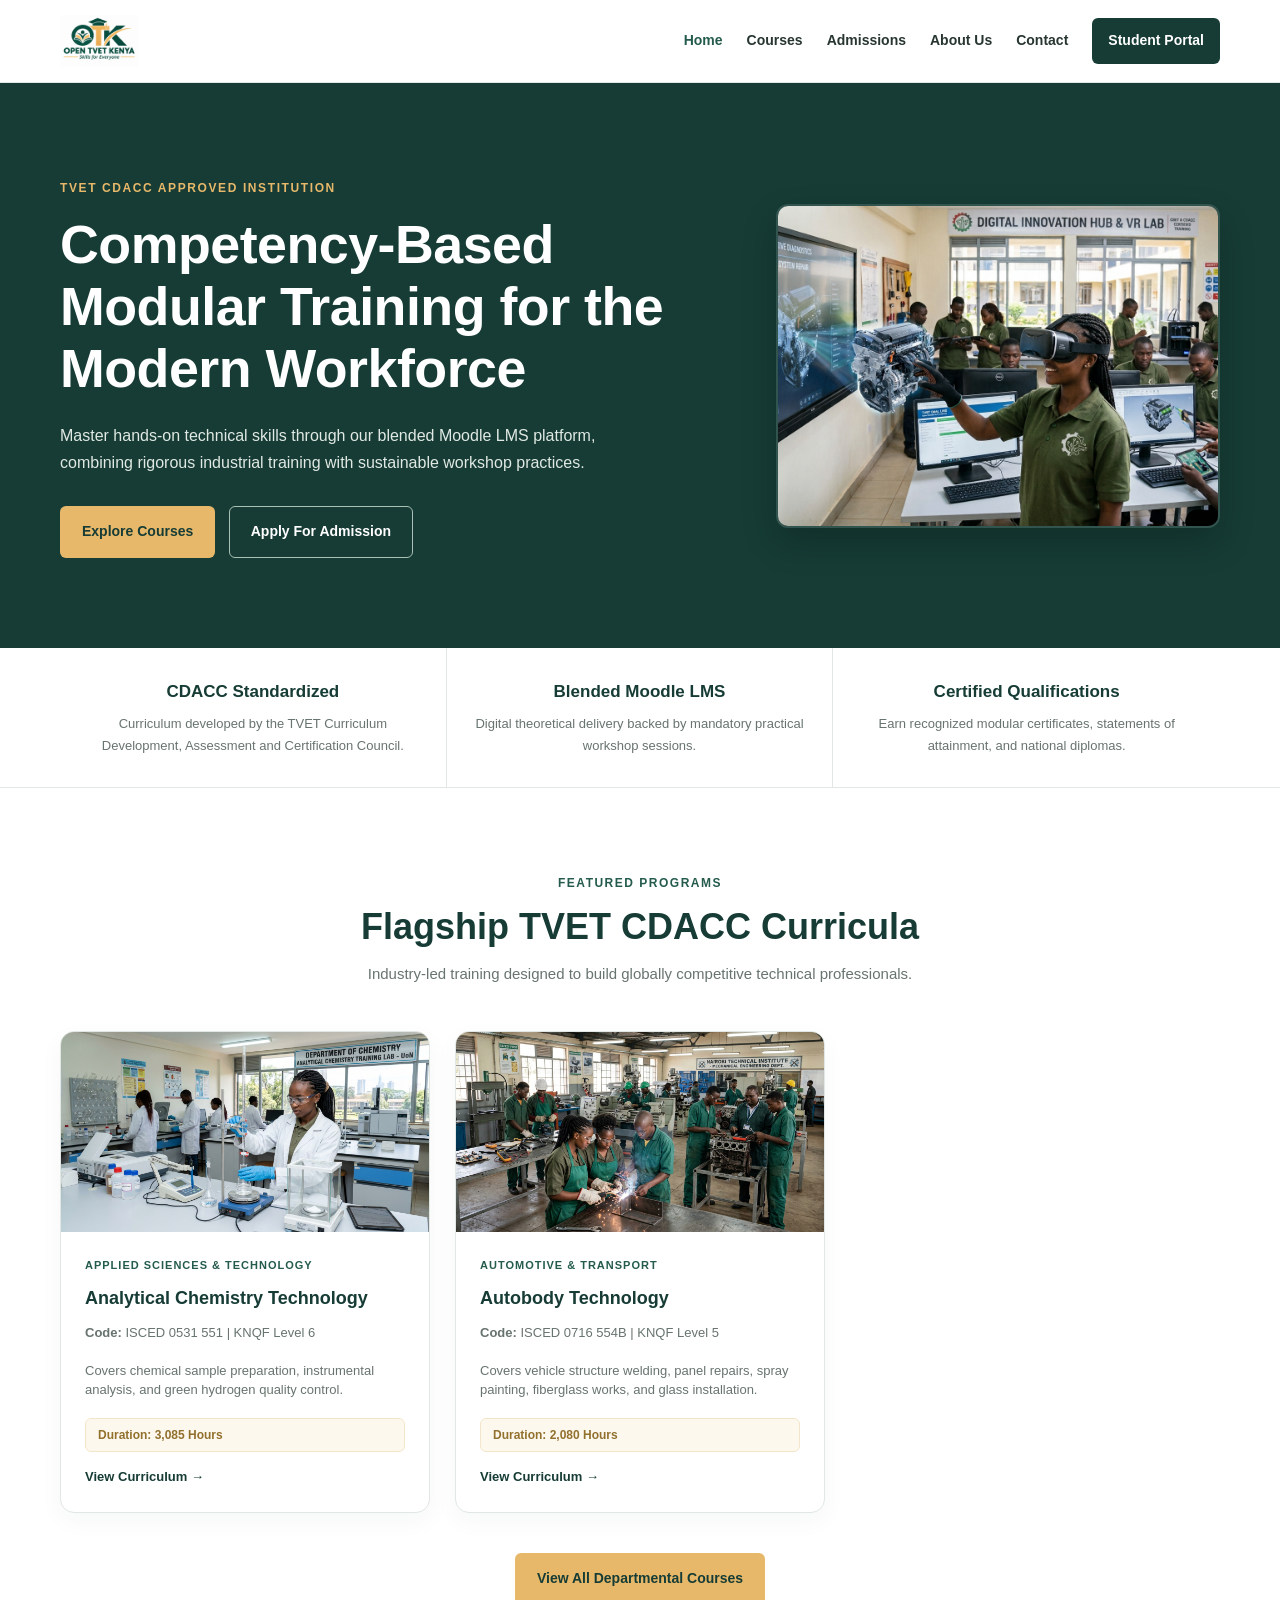
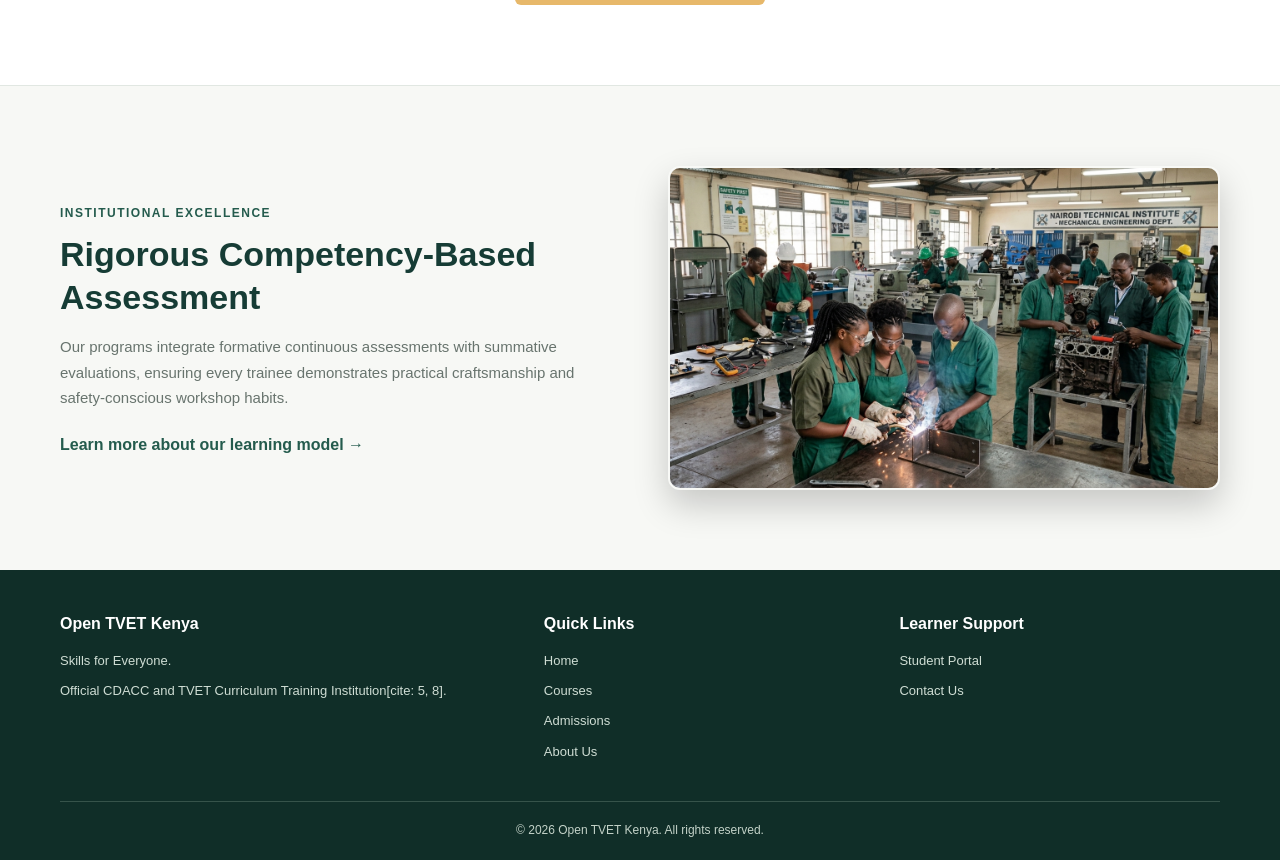
<file: Open TVET/index.html>
<!DOCTYPE html>
<html lang="en">
<head>
  <meta charset="UTF-8">
  <meta name="viewport" content="width=device-width, initial-scale=1.0">
  <title>Open TVET Kenya | Skills for Everyone</title>
  <meta name="description" content="Official CDACC and TVET curriculum training institution offering flexible, competency-based education in Analytical Chemistry and Autobody Technology.">
  <link rel="stylesheet" href="style.css">
</head>
<body>

  <!-- HEADER -->
  <header>
    <div class="container navbar">
      <a href="index.html" class="brand" aria-label="Open TVET Kenya Home">
        <img src="Open TVET Kenya_ Skills for Everyone logo.png" alt="Open TVET Kenya Logo" class="site-logo">
      </a>

      <button class="menu-toggle" id="menuToggle" aria-expanded="false">☰ Menu</button>

      <nav class="nav-links" id="navLinks">
        <a href="index.html" class="active">Home</a>
        <a href="courses.html">Courses</a>
        <a href="admissions.html">Admissions</a>
        <a href="about.html">About Us</a>
        <a href="contact.html">Contact</a>
        <a href="login.html" class="portal-link">Student Portal</a>
      </nav>
    </div>
  </header>

  <main>
    <!-- HERO SECTION -->
    <section class="hero">
      <div class="container hero-grid">
        <div class="hero-copy">
          <span class="eyebrow">TVET CDACC Approved Institution</span>
          <h1>Competency-Based Modular Training for the Modern Workforce</h1>
          <p>
            Master hands-on technical skills through our blended Moodle LMS platform, combining rigorous industrial training with sustainable workshop practices.
          </p>
          <div>
            <a href="courses.html" class="button button-gold">Explore Courses</a>
            <a href="admissions.html" class="button button-outline">Apply For Admission</a>
          </div>
        </div>

        <div class="hero-image-wrap">
          <img src="Student engaging in digital TVET learning.jpg" alt="Student engaging in digital TVET learning" class="section-photo">
        </div>
      </div>
    </section>

    <!-- QUICK HIGHLIGHTS -->
    <section class="highlights">
      <div class="container highlights-grid">
        <div class="highlight">
          <h3>CDACC Standardized</h3>
          <p>Curriculum developed by the TVET Curriculum Development, Assessment and Certification Council.</p>
        </div>
        <div class="highlight">
          <h3>Blended Moodle LMS</h3>
          <p>Digital theoretical delivery backed by mandatory practical workshop sessions.</p>
        </div>
        <div class="highlight">
          <h3>Certified Qualifications</h3>
          <p>Earn recognized modular certificates, statements of attainment, and national diplomas.</p>
        </div>
      </div>
    </section>

    <!-- FEATURED CDACC & TVET PROGRAMS -->
    <section class="content-section">
      <div class="container">
        <div class="section-heading">
          <span class="section-label">Featured Programs</span>
          <h2>Flagship TVET CDACC Curricula</h2>
          <p>Industry-led training designed to build globally competitive technical professionals.</p>
        </div>

        <div class="course-grid">
          <!-- Program Card 1: Analytical Chemistry -->
          <article class="course-card" data-category="applied-sciences">
            <div class="course-img-wrap">
              <img src="Analytical Chemistry training lab.jpg" alt="Analytical Chemistry Technology Level 6">
            </div>
            <div class="course-body">
              <span class="course-dept">Applied Sciences & Technology</span>
              <h3>Analytical Chemistry Technology</h3>
              <p><strong>Code:</strong> ISCED 0531 551 | KNQF Level 6</p>
              <p>Covers chemical sample preparation, instrumental analysis, and green hydrogen quality control.</p>
              <span class="fee-tag">Duration: 3,085 Hours</span>
              <a href="analytical-chemistry-technology.html" class="course-link">View Curriculum →</a>
            </div>
          </article>

          <!-- Program Card 2: Autobody Technology -->
          <article class="course-card" data-category="automotive">
            <div class="course-img-wrap">
              <img src="Students in a hands-on technical workshop training session.jpg" alt="Autobody Technology Level 5">
            </div>
            <div class="course-body">
              <span class="course-dept">Automotive & Transport</span>
              <h3>Autobody Technology</h3>
              <p><strong>Code:</strong> ISCED 0716 554B | KNQF Level 5</p>
              <p>Covers vehicle structure welding, panel repairs, spray painting, fiberglass works, and glass installation.</p>
              <span class="fee-tag">Duration: 2,080 Hours</span>
              <a href="autobody-technology.html" class="course-link">View Curriculum →</a>
            </div>
          </article>
        </div>

        <div class="center-action" style="margin-top: 30px;">
          <a href="courses.html" class="button button-gold">View All Departmental Courses</a>
        </div>
      </div>
    </section>

    <!-- ABOUT PREVIEW SECTION -->
    <section class="content-section" style="background: var(--background); border-top: 1px solid var(--border);">
      <div class="container about-grid">
        <div class="about-copy">
          <span class="section-label">Institutional Excellence</span>
          <h2>Rigorous Competency-Based Assessment</h2>
          <p>
            Our programs integrate formative continuous assessments with summative evaluations, ensuring every trainee demonstrates practical craftsmanship and safety-conscious workshop habits.
          </p>
          <a href="about.html" class="text-link">Learn more about our learning model →</a>
        </div>
        <div class="about-image-wrap">
          <img src="Students in a hands-on technical workshop training session.jpg" alt="Practical workshop training session" class="section-photo">
        </div>
      </div>
    </section>
  </main>

  <!-- FOOTER -->
  <footer>
    <div class="container">
      <div class="footer-grid">
        <div class="footer-column">
          <h3>Open TVET Kenya</h3>
          <p>Skills for Everyone.</p>
          <p>Official CDACC and TVET Curriculum Training Institution[cite: 5, 8].</p>
        </div>
        <div class="footer-column">
          <h3>Quick Links</h3>
          <a href="index.html">Home</a>
          <a href="courses.html">Courses</a>
          <a href="admissions.html">Admissions</a>
          <a href="about.html">About Us</a>
        </div>
        <div class="footer-column">
          <h3>Learner Support</h3>
          <a href="login.html">Student Portal</a>
          <a href="contact.html">Contact Us</a>
        </div>
      </div>
      <div class="copyright">
        © <span id="year"></span> Open TVET Kenya. All rights reserved.
      </div>
    </div>
  </footer>

  <script src="script.js"></script>
</body>
</html>
</file>
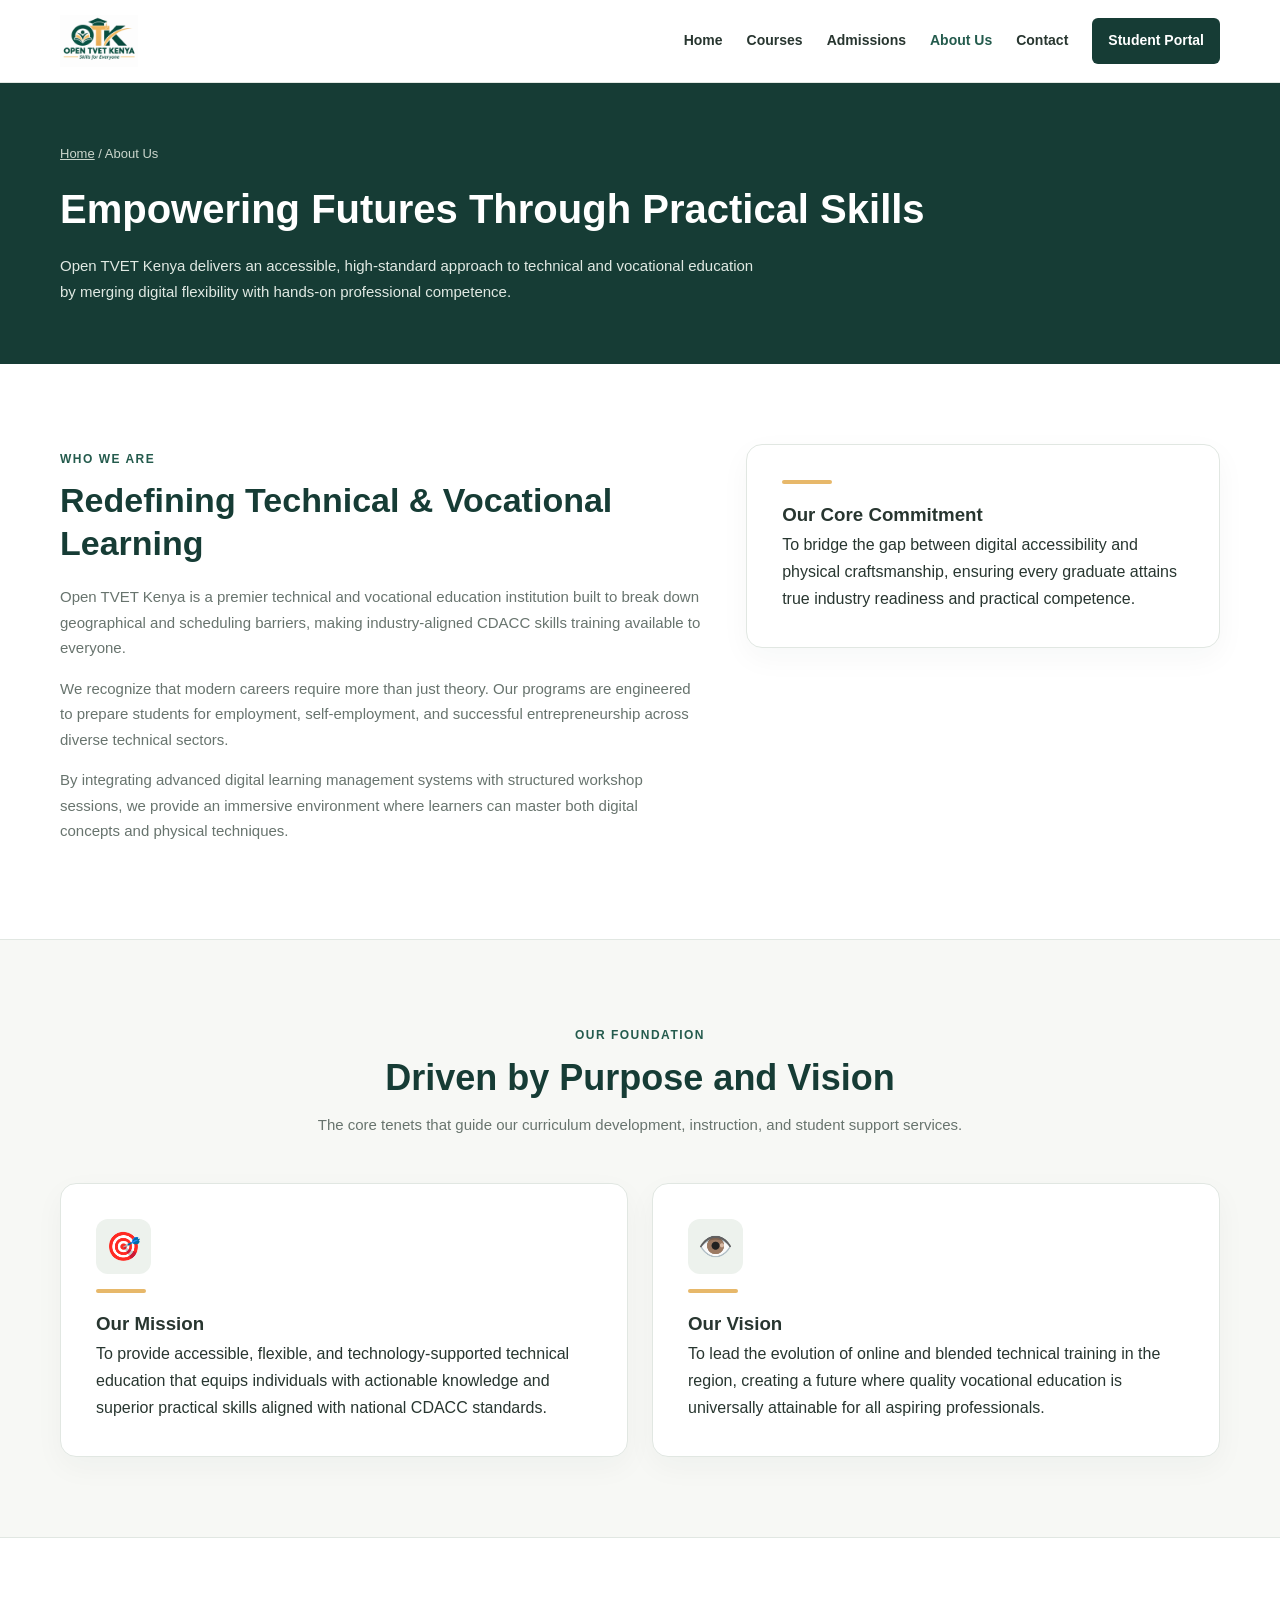
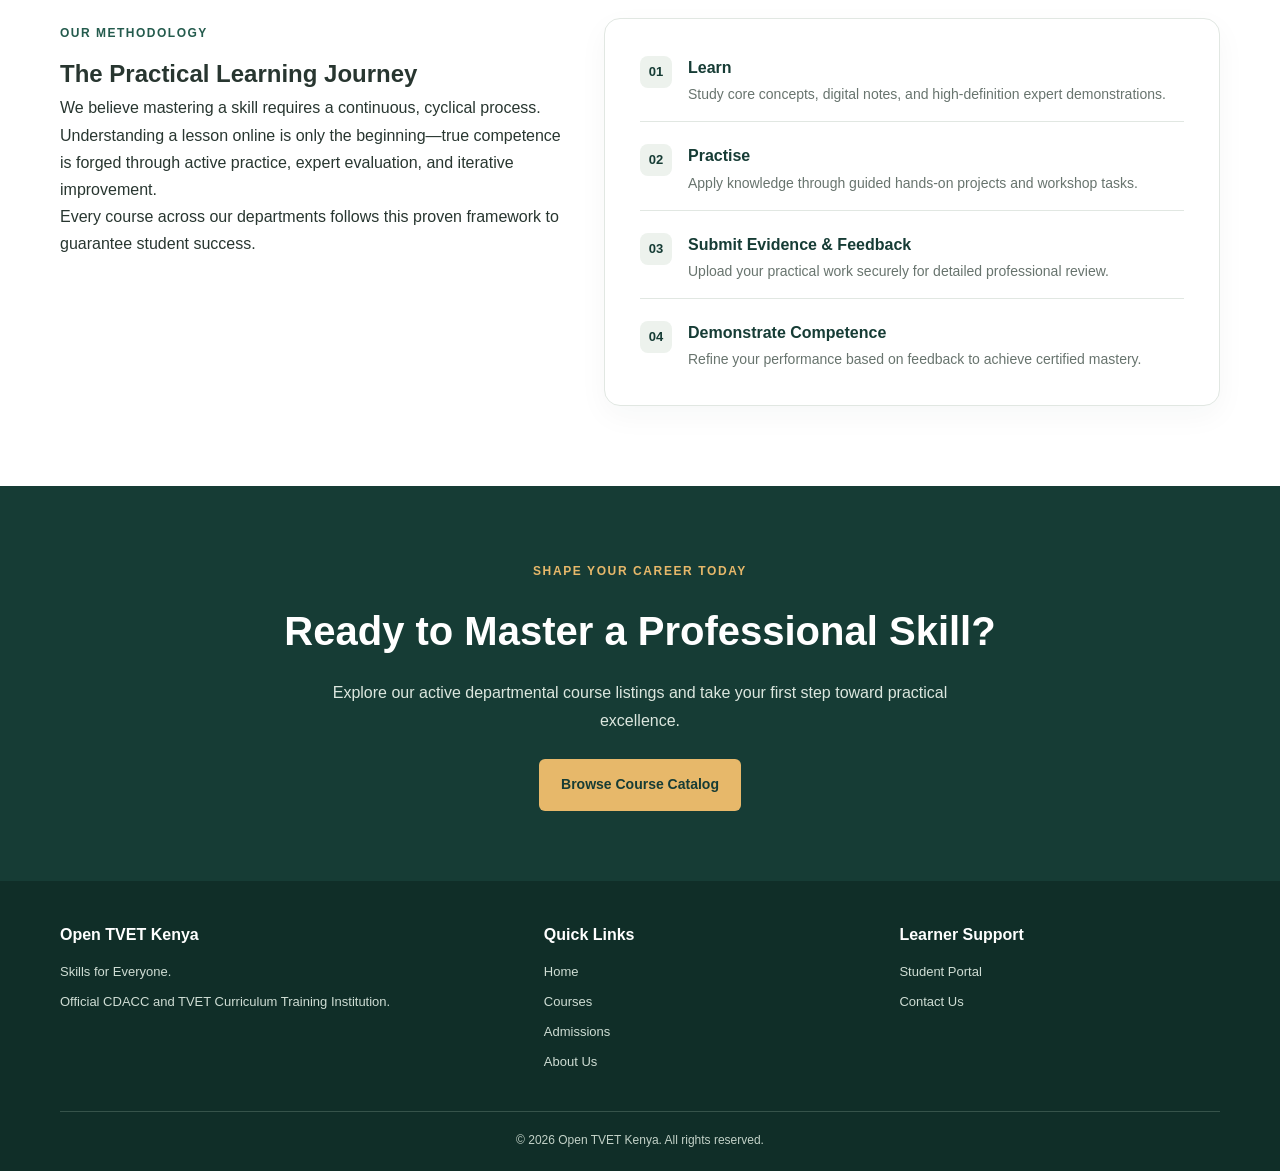
<file: Open TVET/about.html>
<!DOCTYPE html>
<html lang="en">
<head>
  <meta charset="UTF-8">
  <meta name="viewport" content="width=device-width, initial-scale=1.0">
  <title>About Us | Open TVET Kenya</title>
  <meta name="description" content="Discover the mission, vision, and core educational model behind Open TVET Kenya, empowering learners through flexible technical and vocational training.">
  <link rel="stylesheet" href="style.css">
</head>
<body>

  <!-- HEADER -->
  <header>
    <div class="container navbar">
      <a href="index.html" class="brand" aria-label="Open TVET Kenya Home">
        <img src="Open TVET Kenya_ Skills for Everyone logo.png" alt="Open TVET Kenya Logo" class="site-logo">
      </a>

      <button class="menu-toggle" id="menuToggle" aria-expanded="false">☰ Menu</button>

      <nav class="nav-links" id="navLinks">
        <a href="index.html">Home</a>
        <a href="courses.html">Courses</a>
        <a href="admissions.html">Admissions</a>
        <a href="about.html" class="active">About Us</a>
        <a href="contact.html">Contact</a>
        <a href="login.html" class="portal-link">Student Portal</a>
      </nav>
    </div>
  </header>

  <main>
    <!-- PAGE HERO -->
    <section class="page-hero">
      <div class="container">
        <div class="breadcrumb">
          <a href="index.html">Home</a> / About Us
        </div>
        <h1>Empowering Futures Through Practical Skills</h1>
        <p>
          Open TVET Kenya delivers an accessible, high-standard approach to technical and vocational education by merging digital flexibility with hands-on professional competence.
        </p>
      </div>
    </section>

    <!-- WHO WE ARE -->
    <section class="content-section">
      <div class="container about-layout">
        <div class="about-copy">
          <div class="section-heading" style="text-align: left; margin-bottom: 20px;">
            <span class="section-label">Who We Are</span>
            <h2>Redefining Technical & Vocational Learning</h2>
          </div>
          <p>
            Open TVET Kenya is a premier technical and vocational education institution built to break down geographical and scheduling barriers, making industry-aligned CDACC skills training available to everyone.
          </p>
          <p>
            We recognize that modern careers require more than just theory. Our programs are engineered to prepare students for employment, self-employment, and successful entrepreneurship across diverse technical sectors.
          </p>
          <p>
            By integrating advanced digital learning management systems with structured workshop sessions, we provide an immersive environment where learners can master both digital concepts and physical techniques.
          </p>
        </div>

        <aside class="text-panel-modern">
          <div class="gold-line"></div>
          <h3>Our Core Commitment</h3>
          <p>
            To bridge the gap between digital accessibility and physical craftsmanship, ensuring every graduate attains true industry readiness and practical competence.
          </p>
        </aside>
      </div>
    </section>

    <!-- MISSION AND VISION CARDS -->
    <section class="content-section purpose-section">
      <div class="container">
        <div class="section-heading">
          <span class="section-label">Our Foundation</span>
          <h2>Driven by Purpose and Vision</h2>
          <p>The core tenets that guide our curriculum development, instruction, and student support services.</p>
        </div>

        <div class="purpose-grid">
          <article class="purpose-card-modern">
            <div class="card-icon-box">🎯</div>
            <div class="gold-line"></div>
            <h3>Our Mission</h3>
            <p>
              To provide accessible, flexible, and technology-supported technical education that equips individuals with actionable knowledge and superior practical skills aligned with national CDACC standards.
            </p>
          </article>

          <article class="purpose-card-modern">
            <div class="card-icon-box">👁️</div>
            <div class="gold-line"></div>
            <h3>Our Vision</h3>
            <p>
              To lead the evolution of online and blended technical training in the region, creating a future where quality vocational education is universally attainable for all aspiring professionals.
            </p>
          </article>
        </div>
      </div>
    </section>

    <!-- PEDAGOGICAL LEARNING MODEL -->
    <section class="content-section">
      <div class="container approach-layout">
        <div class="approach-copy">
          <span class="section-label">Our Methodology</span>
          <h2>The Practical Learning Journey</h2>
          <p>
            We believe mastering a skill requires a continuous, cyclical process. Understanding a lesson online is only the beginning—true competence is forged through active practice, expert evaluation, and iterative improvement.
          </p>
          <p>
            Every course across our departments follows this proven framework to guarantee student success.
          </p>
        </div>

        <div class="text-panel-modern">
          <ul class="modern-steps-list">
            <li>
              <span class="step-num">01</span>
              <div>
                <strong>Learn</strong>
                <p>Study core concepts, digital notes, and high-definition expert demonstrations.</p>
              </div>
            </li>
            <li>
              <span class="step-num">02</span>
              <div>
                <strong>Practise</strong>
                <p>Apply knowledge through guided hands-on projects and workshop tasks.</p>
              </div>
            </li>
            <li>
              <span class="step-num">03</span>
              <div>
                <strong>Submit Evidence & Feedback</strong>
                <p>Upload your practical work securely for detailed professional review.</p>
              </div>
            </li>
            <li>
              <span class="step-num">04</span>
              <div>
                <strong>Demonstrate Competence</strong>
                <p>Refine your performance based on feedback to achieve certified mastery.</p>
              </div>
            </li>
          </ul>
        </div>
      </div>
    </section>

    <!-- CALL TO ACTION -->
    <section class="admissions">
      <div class="container">
        <span class="eyebrow">Shape Your Career Today</span>
        <h2>Ready to Master a Professional Skill?</h2>
        <p>Explore our active departmental course listings and take your first step toward practical excellence.</p>
        <a href="courses.html" class="button button-gold">Browse Course Catalog</a>
      </div>
    </section>
  </main>

  <!-- FOOTER -->
  <footer>
    <div class="container">
      <div class="footer-grid">
        <div class="footer-column">
          <h3>Open TVET Kenya</h3>
          <p>Skills for Everyone.</p>
          <p>Official CDACC and TVET Curriculum Training Institution.</p>
        </div>
        <div class="footer-column">
          <h3>Quick Links</h3>
          <a href="index.html">Home</a>
          <a href="courses.html">Courses</a>
          <a href="admissions.html">Admissions</a>
          <a href="about.html">About Us</a>
        </div>
        <div class="footer-column">
          <h3>Learner Support</h3>
          <a href="login.html">Student Portal</a>
          <a href="contact.html">Contact Us</a>
        </div>
      </div>
      <div class="copyright">
        © <span id="year"></span> Open TVET Kenya. All rights reserved.
      </div>
    </div>
  </footer>

  <script src="script.js"></script>
</body>
</html>
</file>
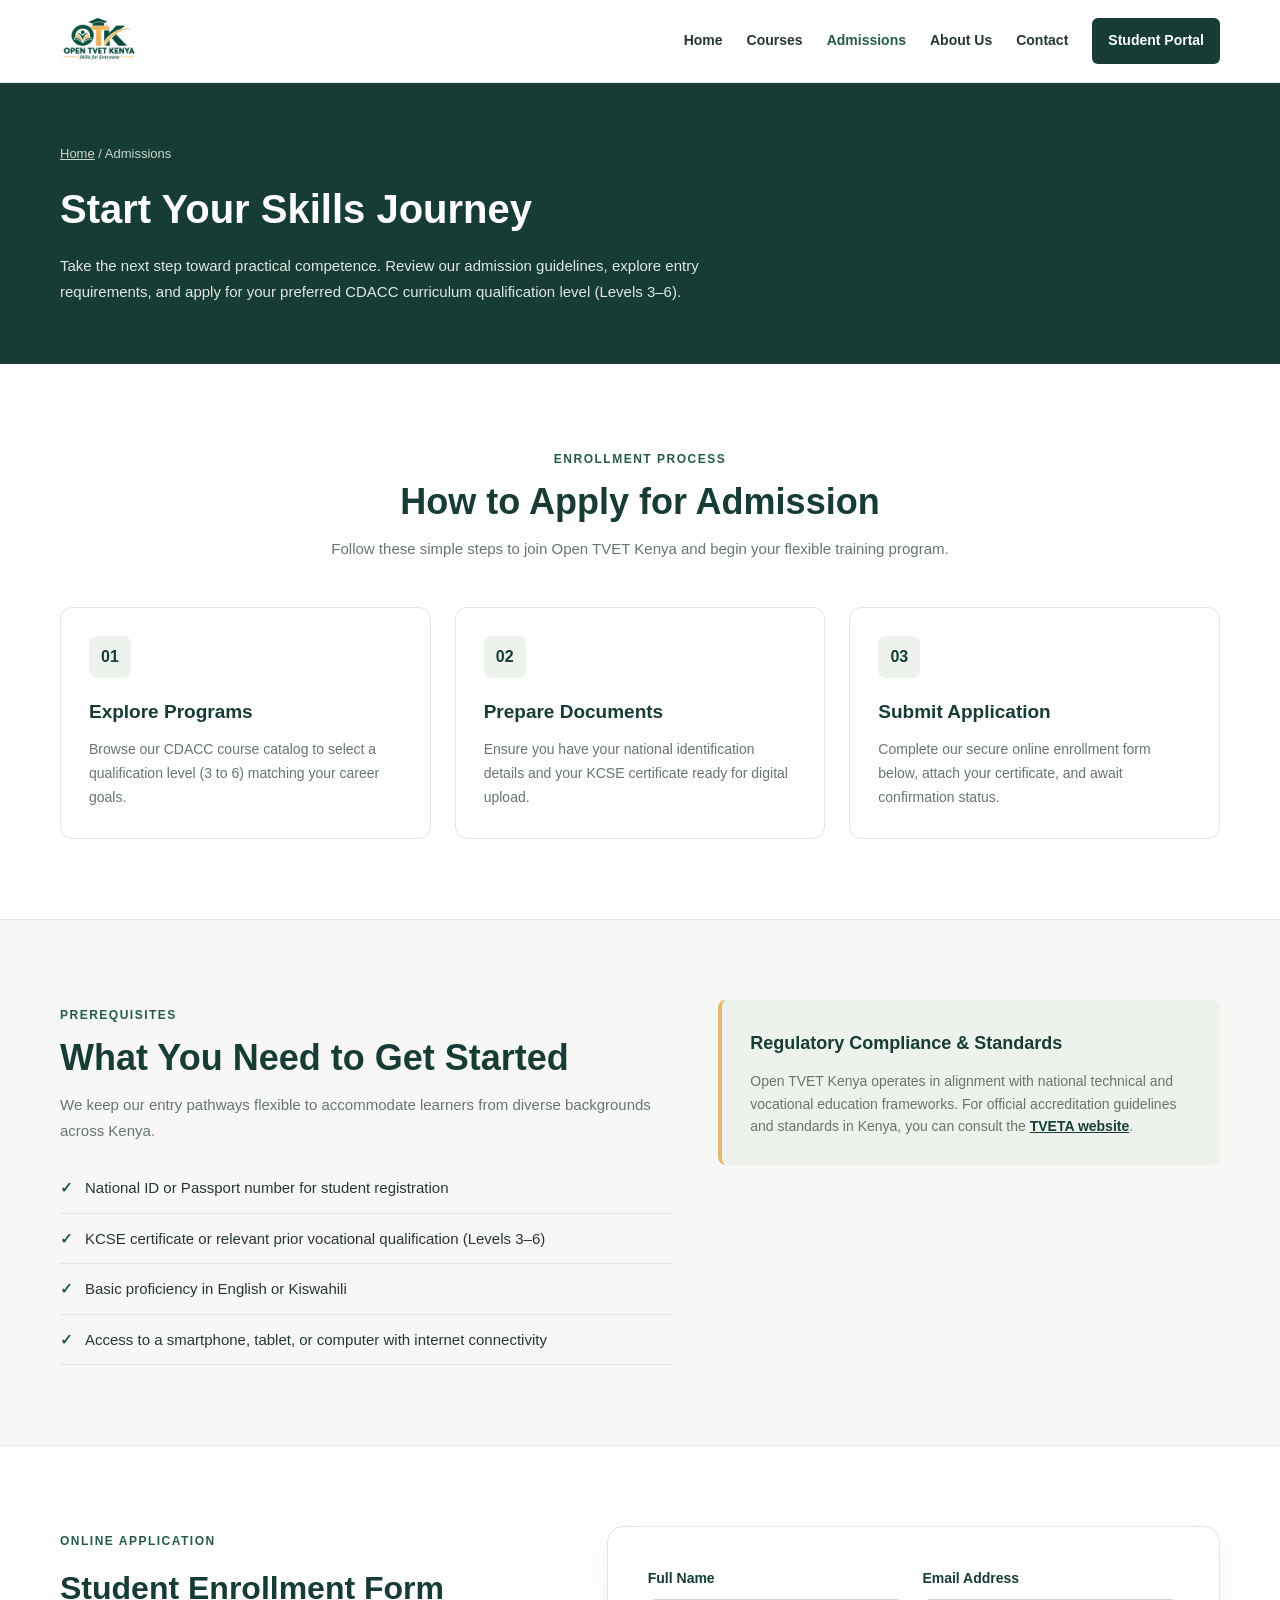
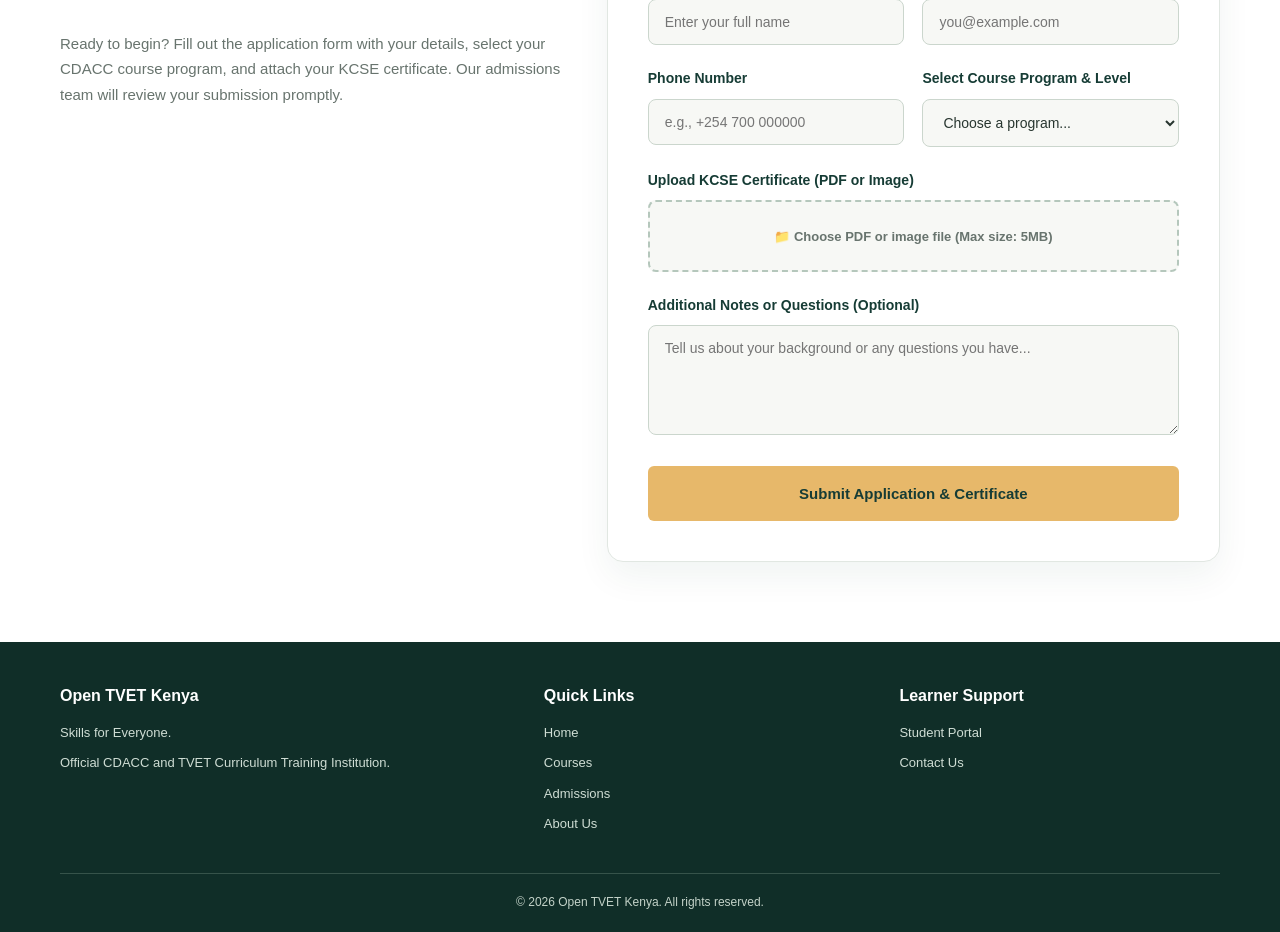
<file: Open TVET/admissions.html>
<!DOCTYPE html>
<html lang="en">
<head>
  <meta charset="UTF-8">
  <meta name="viewport" content="width=device-width, initial-scale=1.0">
  <title>Admissions & Enrollment | Open TVET Kenya</title>
  <meta name="description" content="Explore admission requirements, application steps, and enroll in practical CDACC-aligned technical courses at Open TVET Kenya.">
  <link rel="stylesheet" href="style.css">
</head>
<body>

  <!-- HEADER -->
  <header>
    <div class="container navbar">
      <a href="index.html" class="brand" aria-label="Open TVET Kenya Home">
        <img src="Open TVET Kenya_ Skills for Everyone logo.png" alt="Open TVET Kenya Logo" class="site-logo">
      </a>

      <button class="menu-toggle" id="menuToggle" aria-expanded="false">☰ Menu</button>

      <nav class="nav-links" id="navLinks">
        <a href="index.html">Home</a>
        <a href="courses.html">Courses</a>
        <a href="admissions.html" class="active">Admissions</a>
        <a href="about.html">About Us</a>
        <a href="contact.html">Contact</a>
        <a href="login.html" class="portal-link">Student Portal</a>
      </nav>
    </div>
  </header>

  <main>
    <!-- PAGE HERO -->
    <section class="page-hero">
      <div class="container">
        <div class="breadcrumb">
          <a href="index.html">Home</a> / Admissions
        </div>
        <h1>Start Your Skills Journey</h1>
        <p>
          Take the next step toward practical competence. Review our admission guidelines, explore entry requirements, and apply for your preferred CDACC curriculum qualification level (Levels 3–6).
        </p>
      </div>
    </section>

    <!-- ADMISSION STEPS -->
    <section class="content-section">
      <div class="container">
        <div class="section-heading">
          <span class="section-label">Enrollment Process</span>
          <h2>How to Apply for Admission</h2>
          <p>Follow these simple steps to join Open TVET Kenya and begin your flexible training program.</p>
        </div>

        <div class="admission-grid">
          <article class="card">
            <div class="number">01</div>
            <h3>Explore Programs</h3>
            <p>Browse our CDACC course catalog to select a qualification level (3 to 6) matching your career goals.</p>
          </article>

          <article class="card">
            <div class="number">02</div>
            <h3>Prepare Documents</h3>
            <p>Ensure you have your national identification details and your KCSE certificate ready for digital upload.</p>
          </article>

          <article class="card">
            <div class="number">03</div>
            <h3>Submit Application</h3>
            <p>Complete our secure online enrollment form below, attach your certificate, and await confirmation status.</p>
          </article>
        </div>
      </div>
    </section>

    <!-- REQUIREMENTS & STANDARDS -->
    <section class="content-section requirements-section">
      <div class="container requirements-layout">
        <div>
          <div class="section-heading" style="text-align: left; margin-bottom: 20px;">
            <span class="section-label">Prerequisites</span>
            <h2>What You Need to Get Started</h2>
            <p>We keep our entry pathways flexible to accommodate learners from diverse backgrounds across Kenya.</p>
          </div>

          <ul class="check-list">
            <li>National ID or Passport number for student registration</li>
            <li>KCSE certificate or relevant prior vocational qualification (Levels 3–6)</li>
            <li>Basic proficiency in English or Kiswahili</li>
            <li>Access to a smartphone, tablet, or computer with internet connectivity</li>
          </ul>
        </div>

        <aside class="note-panel">
          <h3>Regulatory Compliance & Standards</h3>
          <p>
            Open TVET Kenya operates in alignment with national technical and vocational education frameworks. For official accreditation guidelines and standards in Kenya, you can consult the 
            <a href="https://www.tveta.go.ke/" target="_blank" rel="noopener noreferrer"><strong>TVETA website</strong></a>.
          </p>
        </aside>
      </div>
    </section>

    <!-- ENROLLMENT / APPLICATION FORM -->
    <section class="content-section interest-section" id="interest">
      <div class="container form-layout">
        <div class="form-intro">
          <span class="section-label">Online Application</span>
          <h2>Student Enrollment Form</h2>
          <p>
            Ready to begin? Fill out the application form with your details, select your CDACC course program, and attach your KCSE certificate. Our admissions team will review your submission promptly.
          </p>
        </div>

        <form class="interest-form" id="admissions-form" enctype="multipart/form-data">
          <div class="form-row">
            <div class="form-group">
              <label for="full-name">Full Name</label>
              <input type="text" id="full-name" name="fullName" placeholder="Enter your full name" required>
            </div>
            <div class="form-group">
              <label for="email">Email Address</label>
              <input type="email" id="email" name="email" placeholder="you@example.com" required>
            </div>
          </div>

          <div class="form-row">
            <div class="form-group">
              <label for="phone">Phone Number</label>
              <input type="tel" id="phone" name="phone" placeholder="e.g., +254 700 000000" required>
            </div>
            <div class="form-group">
              <label for="course">Select Course Program & Level</label>
              <select id="course" name="course" required>
                <option value="">Choose a program...</option>
                <option value="Analytical Chemistry">Analytical Chemistry (Level 6)</option>
                <option value="Autobody Technician">Autobody Technician (Level 3–6)</option>
                <option value="Building Technology">Building Technology & Construction (Level 3–6)</option>
                <option value="Carpentry and Joinery">Carpentry and Joinery (Level 3–6)</option>
                <option value="Electrical Installation">Electrical Installation & Systems (Level 3–6)</option>
                <option value="Fashion Design">Fashion Design & Garment Making (Level 3–6)</option>
                <option value="Horticulture">Horticulture & Crop Production (Level 3–6)</option>
                <option value="Plumbing Technology">Plumbing Technology (Level 3–6)</option>
              </select>
            </div>
          </div>

          <!-- KCSE Certificate Upload Field -->
          <div class="form-group">
            <label for="kcse-cert">Upload KCSE Certificate (PDF or Image)</label>
            <div class="file-upload-wrapper">
              <input type="file" id="kcse-cert" name="kcseCert" accept=".pdf,image/*" required>
              <span class="file-upload-instruction">📁 Choose PDF or image file (Max size: 5MB)</span>
            </div>
          </div>

          <div class="form-group">
            <label for="message">Additional Notes or Questions (Optional)</label>
            <textarea id="message" name="message" placeholder="Tell us about your background or any questions you have..."></textarea>
          </div>

          <button type="submit" class="button button-gold" style="width: 100%; border: none; cursor: pointer; padding: 15px; font-size: 15px;">Submit Application & Certificate</button>

          <div id="form-message" role="status" aria-live="polite" style="display: none; margin-top: 20px; padding: 18px; background: #e8f4f0; border-left: 5px solid var(--green); border-radius: 8px; color: var(--green); font-size: 14px; line-height: 1.6;"></div>
        </form>
      </div>
    </section>
  </main>

  <!-- FOOTER -->
  <footer>
    <div class="container">
      <div class="footer-grid">
        <div class="footer-column">
          <h3>Open TVET Kenya</h3>
          <p>Skills for Everyone.</p>
          <p>Official CDACC and TVET Curriculum Training Institution.</p>
        </div>
        <div class="footer-column">
          <h3>Quick Links</h3>
          <a href="index.html">Home</a>
          <a href="courses.html">Courses</a>
          <a href="admissions.html">Admissions</a>
          <a href="about.html">About Us</a>
        </div>
        <div class="footer-column">
          <h3>Learner Support</h3>
          <a href="login.html">Student Portal</a>
          <a href="contact.html">Contact Us</a>
        </div>
      </div>
      <div class="copyright">
        © <span id="year"></span> Open TVET Kenya. All rights reserved.
      </div>
    </div>
  </footer>

  <script src="script.js"></script>
</body>
</html>
</file>
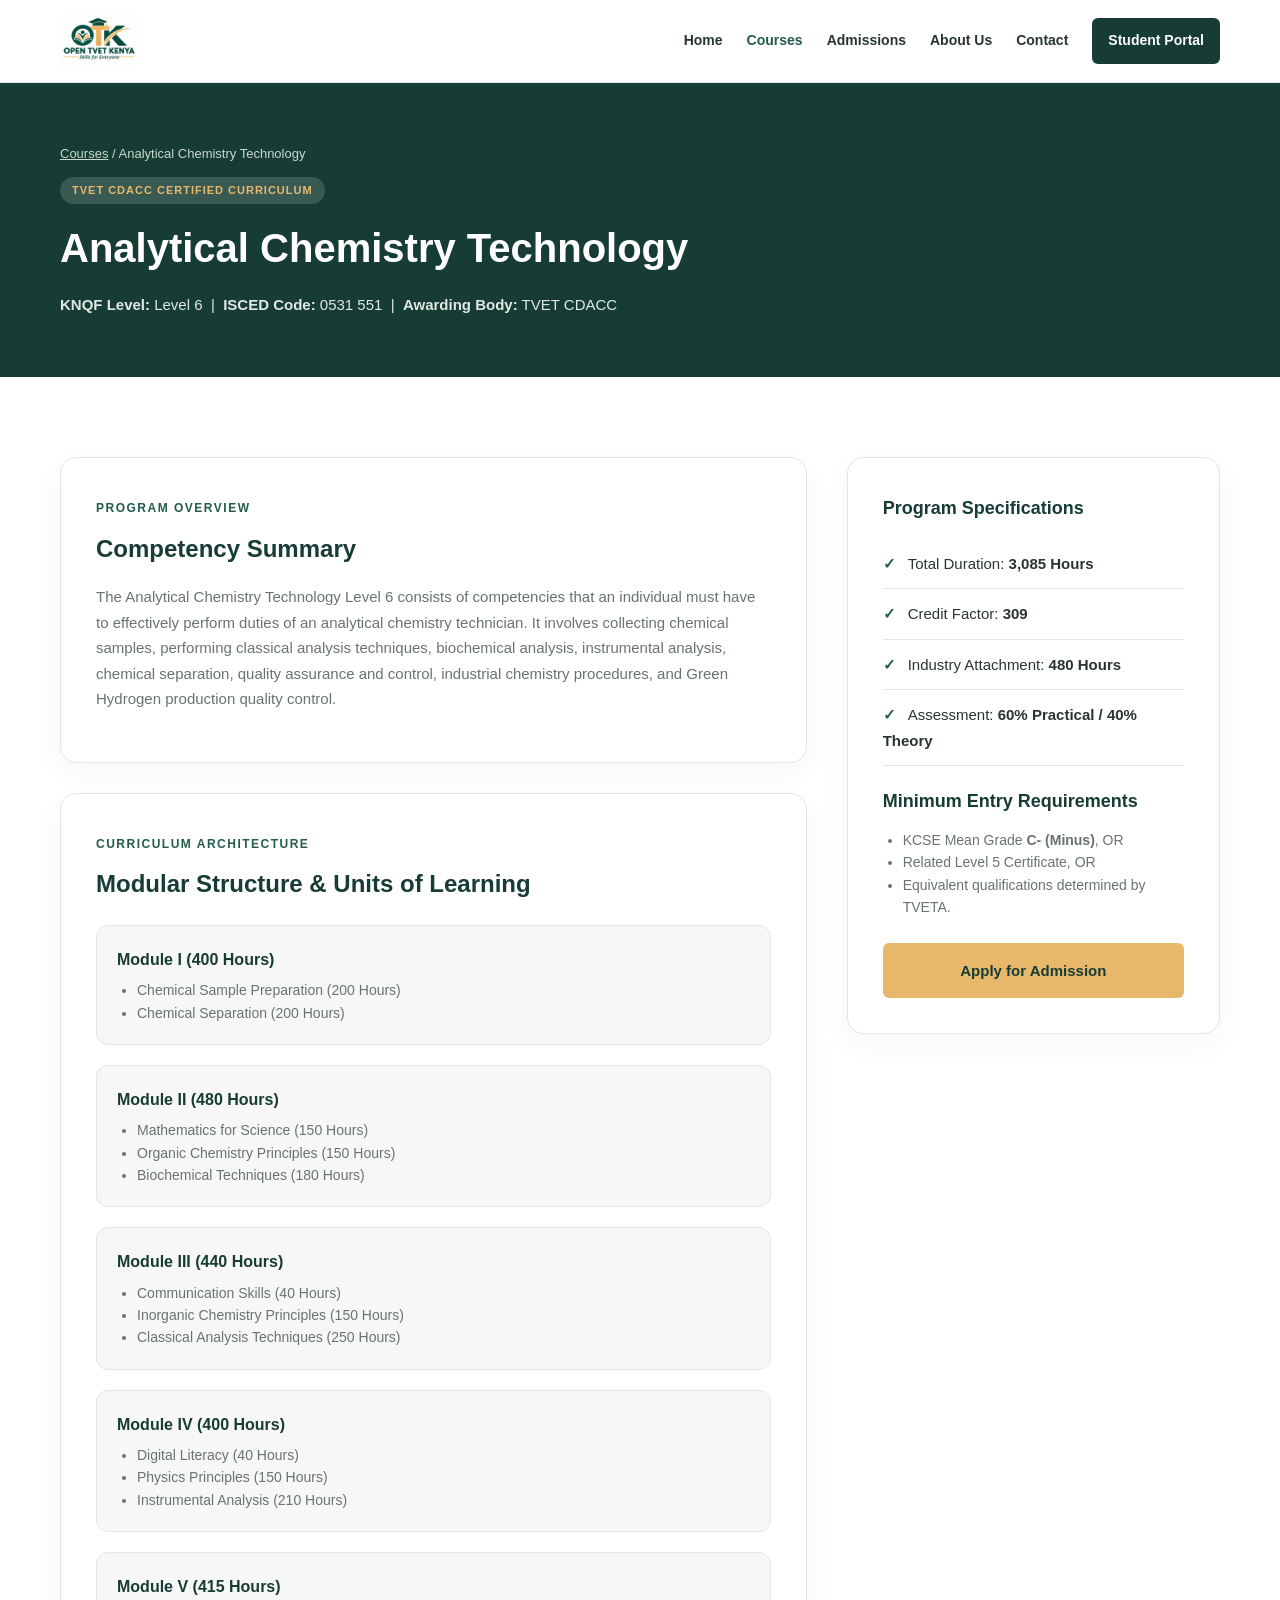
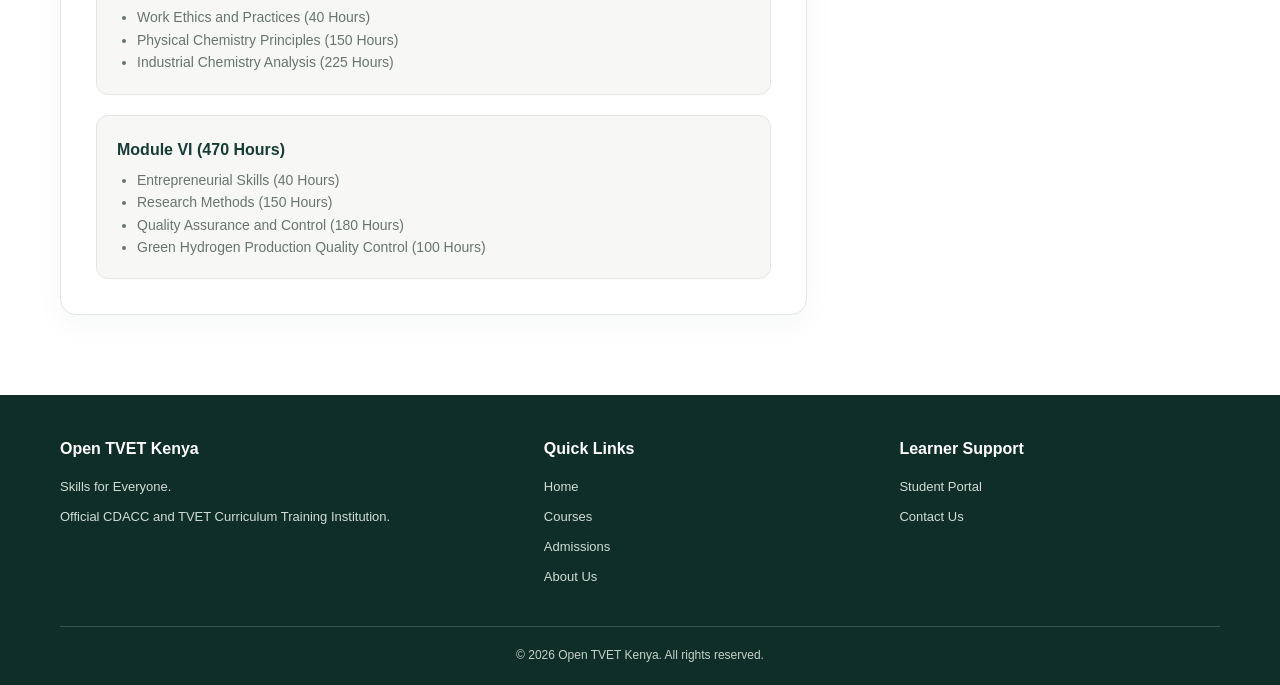
<file: Open TVET/analytical-chemistry-technology.html>
<!DOCTYPE html>
<html lang="en">
<head>
  <meta charset="UTF-8">
  <meta name="viewport" content="width=device-width, initial-scale=1.0">
  <title>Analytical Chemistry Technology Level 6 | Open TVET Kenya</title>
  <meta name="description" content="Comprehensive curriculum details for Analytical Chemistry Technology Level 6 under TVET CDACC standards.">
  <link rel="stylesheet" href="style.css">
</head>
<body>

  <!-- HEADER -->
  <header>
    <div class="container navbar">
      <a href="index.html" class="brand" aria-label="Open TVET Kenya Home">
        <img src="Open TVET Kenya_ Skills for Everyone logo.png" alt="Open TVET Kenya Logo" class="site-logo">
      </a>

      <button class="menu-toggle" id="menuToggle" aria-expanded="false">☰ Menu</button>

      <nav class="nav-links" id="navLinks">
        <a href="index.html">Home</a>
        <a href="courses.html" class="active">Courses</a>
        <a href="admissions.html">Admissions</a>
        <a href="about.html">About Us</a>
        <a href="contact.html">Contact</a>
        <a href="login.html" class="portal-link">Student Portal</a>
      </nav>
    </div>
  </header>

  <main>
    <!-- PAGE HERO -->
    <section class="page-hero">
      <div class="container">
        <div class="breadcrumb">
          <a href="courses.html">Courses</a> / Analytical Chemistry Technology
        </div>
        <span class="badge-pill" style="background: rgba(255,255,255,0.15); color: var(--gold); margin-bottom: 10px;">TVET CDACC Certified Curriculum</span>
        <h1>Analytical Chemistry Technology</h1>
        <p>
          <strong>KNQF Level:</strong> Level 6 &nbsp;|&nbsp; <strong>ISCED Code:</strong> 0531 551 &nbsp;|&nbsp; <strong>Awarding Body:</strong> TVET CDACC
        </p>
      </div>
    </section>

    <!-- COURSE DETAIL LAYOUT -->
    <section class="content-section">
      <div class="container" style="display: grid; grid-template-columns: 2fr 1fr; gap: 40px; align-items: start;">
        
        <!-- LEFT COLUMN: OVERVIEW & MODULES -->
        <div style="display: flex; flex-direction: column; gap: 30px;">
          
          <div class="text-panel-modern">
            <span class="section-label">Program Overview</span>
            <h2 style="color: var(--green); font-size: 24px; margin-bottom: 15px;">Competency Summary</h2>
            <p style="color: var(--muted); font-size: 15px; line-height: 1.7; margin-bottom: 15px;">
              The Analytical Chemistry Technology Level 6 consists of competencies that an individual must have to effectively perform duties of an analytical chemistry technician. It involves collecting chemical samples, performing classical analysis techniques, biochemical analysis, instrumental analysis, chemical separation, quality assurance and control, industrial chemistry procedures, and Green Hydrogen production quality control.
            </p>
          </div>

          <div class="text-panel-modern">
            <span class="section-label">Curriculum Architecture</span>
            <h2 style="color: var(--green); font-size: 24px; margin-bottom: 20px;">Modular Structure & Units of Learning</h2>
            
            <div style="display: flex; flex-direction: column; gap: 20px;">
              
              <div style="background: var(--background); border: 1px solid var(--border); border-radius: 12px; padding: 20px;">
                <strong style="color: var(--green); font-size: 16px; display: block; margin-bottom: 6px;">Module I (400 Hours)</strong>
                <ul style="padding-left: 20px; color: var(--muted); font-size: 14px; line-height: 1.6;">
                  <li>Chemical Sample Preparation (200 Hours)</li>
                  <li>Chemical Separation (200 Hours)</li>
                </ul>
              </div>

              <div style="background: var(--background); border: 1px solid var(--border); border-radius: 12px; padding: 20px;">
                <strong style="color: var(--green); font-size: 16px; display: block; margin-bottom: 6px;">Module II (480 Hours)</strong>
                <ul style="padding-left: 20px; color: var(--muted); font-size: 14px; line-height: 1.6;">
                  <li>Mathematics for Science (150 Hours)</li>
                  <li>Organic Chemistry Principles (150 Hours)</li>
                  <li>Biochemical Techniques (180 Hours)</li>
                </ul>
              </div>

              <div style="background: var(--background); border: 1px solid var(--border); border-radius: 12px; padding: 20px;">
                <strong style="color: var(--green); font-size: 16px; display: block; margin-bottom: 6px;">Module III (440 Hours)</strong>
                <ul style="padding-left: 20px; color: var(--muted); font-size: 14px; line-height: 1.6;">
                  <li>Communication Skills (40 Hours)</li>
                  <li>Inorganic Chemistry Principles (150 Hours)</li>
                  <li>Classical Analysis Techniques (250 Hours)</li>
                </ul>
              </div>

              <div style="background: var(--background); border: 1px solid var(--border); border-radius: 12px; padding: 20px;">
                <strong style="color: var(--green); font-size: 16px; display: block; margin-bottom: 6px;">Module IV (400 Hours)</strong>
                <ul style="padding-left: 20px; color: var(--muted); font-size: 14px; line-height: 1.6;">
                  <li>Digital Literacy (40 Hours)</li>
                  <li>Physics Principles (150 Hours)</li>
                  <li>Instrumental Analysis (210 Hours)</li>
                </ul>
              </div>

              <div style="background: var(--background); border: 1px solid var(--border); border-radius: 12px; padding: 20px;">
                <strong style="color: var(--green); font-size: 16px; display: block; margin-bottom: 6px;">Module V (415 Hours)</strong>
                <ul style="padding-left: 20px; color: var(--muted); font-size: 14px; line-height: 1.6;">
                  <li>Work Ethics and Practices (40 Hours)</li>
                  <li>Physical Chemistry Principles (150 Hours)</li>
                  <li>Industrial Chemistry Analysis (225 Hours)</li>
                </ul>
              </div>

              <div style="background: var(--background); border: 1px solid var(--border); border-radius: 12px; padding: 20px;">
                <strong style="color: var(--green); font-size: 16px; display: block; margin-bottom: 6px;">Module VI (470 Hours)</strong>
                <ul style="padding-left: 20px; color: var(--muted); font-size: 14px; line-height: 1.6;">
                  <li>Entrepreneurial Skills (40 Hours)</li>
                  <li>Research Methods (150 Hours)</li>
                  <li>Quality Assurance and Control (180 Hours)</li>
                  <li>Green Hydrogen Production Quality Control (100 Hours)</li>
                </ul>
              </div>

            </div>
          </div>

        </div>

        <!-- RIGHT COLUMN: SPECIFICATIONS & ENROLLMENT SIDEBAR -->
        <div style="display: flex; flex-direction: column; gap: 30px;">
          
          <div class="text-panel-modern">
            <h3 style="color: var(--green); font-size: 18px; margin-bottom: 15px;">Program Specifications</h3>
            <ul class="check-list" style="font-size: 14px;">
              <li>Total Duration: <strong>3,085 Hours</strong></li>
              <li>Credit Factor: <strong>309</strong></li>
              <li>Industry Attachment: <strong>480 Hours</strong></li>
              <li>Assessment: <strong>60% Practical / 40% Theory</strong></li>
            </ul>

            <h3 style="color: var(--green); font-size: 18px; margin: 20px 0 12px;">Minimum Entry Requirements</h3>
            <ul style="padding-left: 20px; color: var(--muted); font-size: 14px; line-height: 1.6; margin-bottom: 24px;">
              <li>KCSE Mean Grade <strong>C- (Minus)</strong>, OR</li>
              <li>Related Level 5 Certificate, OR</li>
              <li>Equivalent qualifications determined by TVETA.</li>
            </ul>

            <a href="admissions.html" class="button button-gold" style="width: 100%; text-align: center; display: block; padding: 14px; font-size: 15px;">Apply for Admission</a>
          </div>

        </div>

      </div>
    </section>
  </main>

  <!-- FOOTER -->
  <footer>
    <div class="container">
      <div class="footer-grid">
        <div class="footer-column">
          <h3>Open TVET Kenya</h3>
          <p>Skills for Everyone.</p>
          <p>Official CDACC and TVET Curriculum Training Institution.</p>
        </div>
        <div class="footer-column">
          <h3>Quick Links</h3>
          <a href="index.html">Home</a>
          <a href="courses.html">Courses</a>
          <a href="admissions.html">Admissions</a>
          <a href="about.html">About Us</a>
        </div>
        <div class="footer-column">
          <h3>Learner Support</h3>
          <a href="login.html">Student Portal</a>
          <a href="contact.html">Contact Us</a>
        </div>
      </div>
      <div class="copyright">
        © <span id="year"></span> Open TVET Kenya. All rights reserved.
      </div>
    </div>
  </footer>

  <script src="script.js"></script>
</body>
</html>
</file>
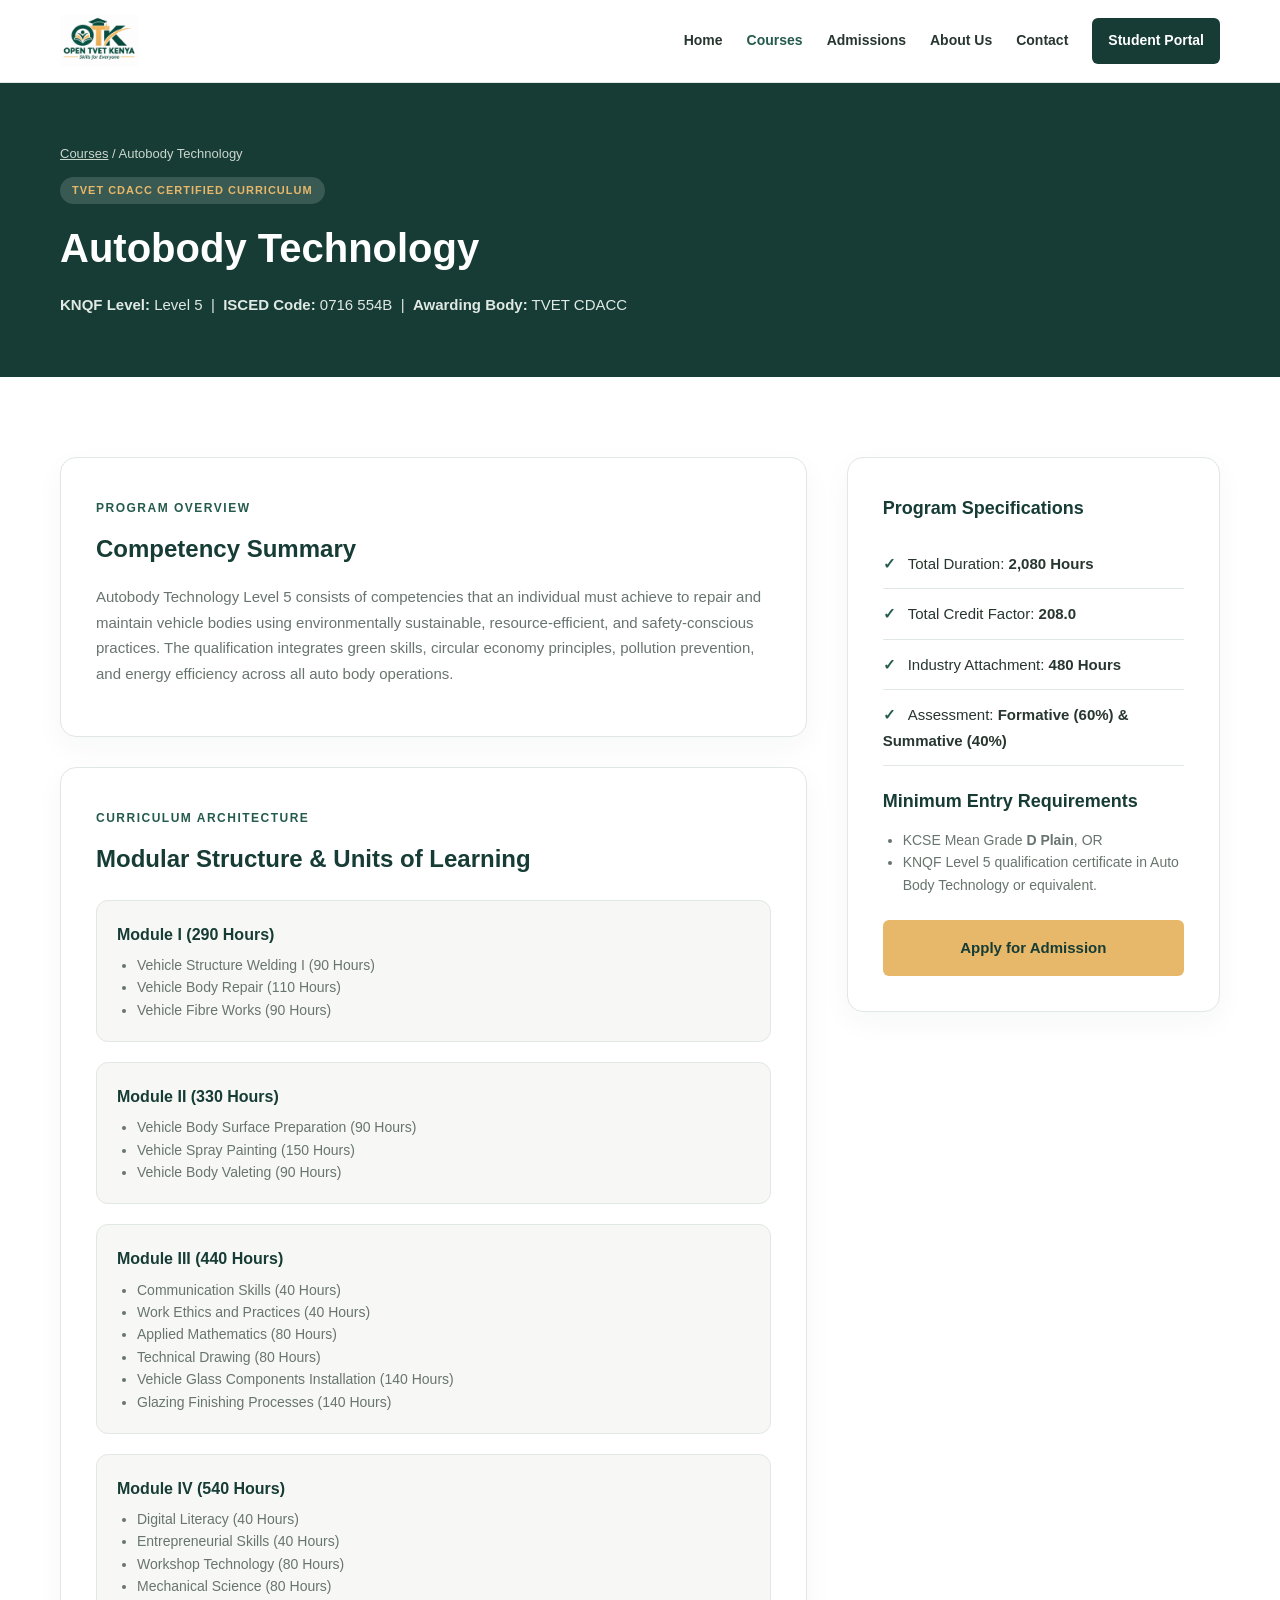
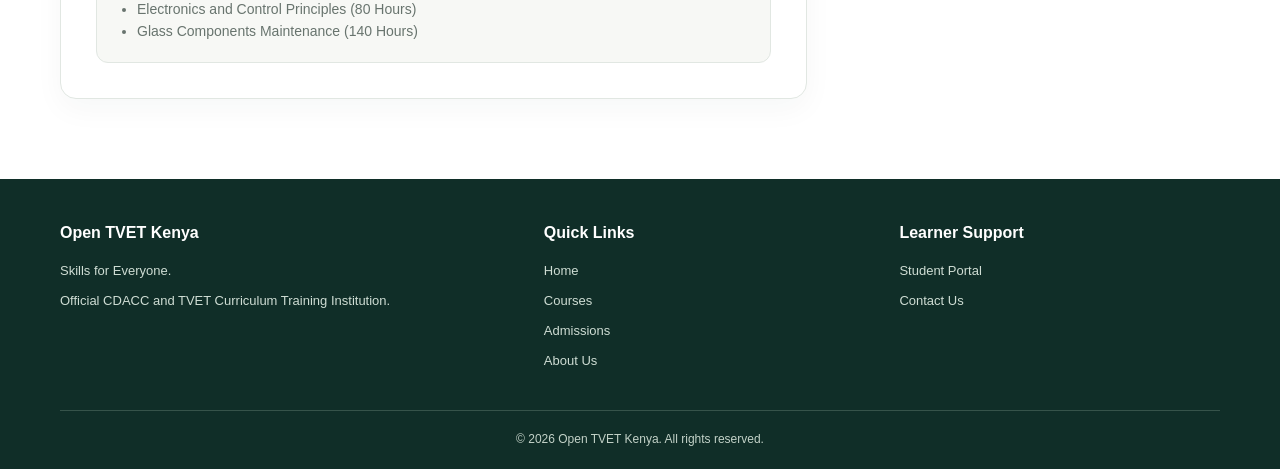
<file: Open TVET/autobody-technology.html>
<!DOCTYPE html>
<html lang="en">
<head>
  <meta charset="UTF-8">
  <meta name="viewport" content="width=device-width, initial-scale=1.0">
  <title>Autobody Technology Level 5 | Open TVET Kenya</title>
  <meta name="description" content="Comprehensive curriculum details for Autobody Technology Level 5 under TVET CDACC standards.">
  <link rel="stylesheet" href="style.css">
</head>
<body>

  <!-- HEADER -->
  <header>
    <div class="container navbar">
      <a href="index.html" class="brand" aria-label="Open TVET Kenya Home">
        <img src="Open TVET Kenya_ Skills for Everyone logo.png" alt="Open TVET Kenya Logo" class="site-logo">
      </a>

      <button class="menu-toggle" id="menuToggle" aria-expanded="false">☰ Menu</button>

      <nav class="nav-links" id="navLinks">
        <a href="index.html">Home</a>
        <a href="courses.html" class="active">Courses</a>
        <a href="admissions.html">Admissions</a>
        <a href="about.html">About Us</a>
        <a href="contact.html">Contact</a>
        <a href="login.html" class="portal-link">Student Portal</a>
      </nav>
    </div>
  </header>

  <main>
    <!-- PAGE HERO -->
    <section class="page-hero">
      <div class="container">
        <div class="breadcrumb">
          <a href="courses.html">Courses</a> / Autobody Technology
        </div>
        <span class="badge-pill" style="background: rgba(255,255,255,0.15); color: var(--gold); margin-bottom: 10px;">TVET CDACC Certified Curriculum</span>
        <h1>Autobody Technology</h1>
        <p>
          <strong>KNQF Level:</strong> Level 5 &nbsp;|&nbsp; <strong>ISCED Code:</strong> 0716 554B &nbsp;|&nbsp; <strong>Awarding Body:</strong> TVET CDACC
        </p>
      </div>
    </section>

    <!-- COURSE DETAIL LAYOUT -->
    <section class="content-section">
      <div class="container" style="display: grid; grid-template-columns: 2fr 1fr; gap: 40px; align-items: start;">
        
        <!-- LEFT COLUMN: OVERVIEW & MODULES -->
        <div style="display: flex; flex-direction: column; gap: 30px;">
          
          <div class="text-panel-modern">
            <span class="section-label">Program Overview</span>
            <h2 style="color: var(--green); font-size: 24px; margin-bottom: 15px;">Competency Summary</h2>
            <p style="color: var(--muted); font-size: 15px; line-height: 1.7; margin-bottom: 15px;">
              Autobody Technology Level 5 consists of competencies that an individual must achieve to repair and maintain vehicle bodies using environmentally sustainable, resource-efficient, and safety-conscious practices. The qualification integrates green skills, circular economy principles, pollution prevention, and energy efficiency across all auto body operations.
            </p>
          </div>

          <div class="text-panel-modern">
            <span class="section-label">Curriculum Architecture</span>
            <h2 style="color: var(--green); font-size: 24px; margin-bottom: 20px;">Modular Structure & Units of Learning</h2>
            
            <div style="display: flex; flex-direction: column; gap: 20px;">
              
              <div style="background: var(--background); border: 1px solid var(--border); border-radius: 12px; padding: 20px;">
                <strong style="color: var(--green); font-size: 16px; display: block; margin-bottom: 6px;">Module I (290 Hours)</strong>
                <ul style="padding-left: 20px; color: var(--muted); font-size: 14px; line-height: 1.6;">
                  <li>Vehicle Structure Welding I (90 Hours)</li>
                  <li>Vehicle Body Repair (110 Hours)</li>
                  <li>Vehicle Fibre Works (90 Hours)</li>
                </ul>
              </div>

              <div style="background: var(--background); border: 1px solid var(--border); border-radius: 12px; padding: 20px;">
                <strong style="color: var(--green); font-size: 16px; display: block; margin-bottom: 6px;">Module II (330 Hours)</strong>
                <ul style="padding-left: 20px; color: var(--muted); font-size: 14px; line-height: 1.6;">
                  <li>Vehicle Body Surface Preparation (90 Hours)</li>
                  <li>Vehicle Spray Painting (150 Hours)</li>
                  <li>Vehicle Body Valeting (90 Hours)</li>
                </ul>
              </div>

              <div style="background: var(--background); border: 1px solid var(--border); border-radius: 12px; padding: 20px;">
                <strong style="color: var(--green); font-size: 16px; display: block; margin-bottom: 6px;">Module III (440 Hours)</strong>
                <ul style="padding-left: 20px; color: var(--muted); font-size: 14px; line-height: 1.6;">
                  <li>Communication Skills (40 Hours)</li>
                  <li>Work Ethics and Practices (40 Hours)</li>
                  <li>Applied Mathematics (80 Hours)</li>
                  <li>Technical Drawing (80 Hours)</li>
                  <li>Vehicle Glass Components Installation (140 Hours)</li>
                  <li>Glazing Finishing Processes (140 Hours)</li>
                </ul>
              </div>

              <div style="background: var(--background); border: 1px solid var(--border); border-radius: 12px; padding: 20px;">
                <strong style="color: var(--green); font-size: 16px; display: block; margin-bottom: 6px;">Module IV (540 Hours)</strong>
                <ul style="padding-left: 20px; color: var(--muted); font-size: 14px; line-height: 1.6;">
                  <li>Digital Literacy (40 Hours)</li>
                  <li>Entrepreneurial Skills (40 Hours)</li>
                  <li>Workshop Technology (80 Hours)</li>
                  <li>Mechanical Science (80 Hours)</li>
                  <li>Electronics and Control Principles (80 Hours)</li>
                  <li>Glass Components Maintenance (140 Hours)</li>
                </ul>
              </div>

            </div>
          </div>

        </div>

        <!-- RIGHT COLUMN: SPECIFICATIONS & ENROLLMENT SIDEBAR -->
        <div style="display: flex; flex-direction: column; gap: 30px;">
          
          <div class="text-panel-modern">
            <h3 style="color: var(--green); font-size: 18px; margin-bottom: 15px;">Program Specifications</h3>
            <ul class="check-list" style="font-size: 14px;">
              <li>Total Duration: <strong>2,080 Hours</strong></li>
              <li>Total Credit Factor: <strong>208.0</strong></li>
              <li>Industry Attachment: <strong>480 Hours</strong></li>
              <li>Assessment: <strong>Formative (60%) & Summative (40%)</strong></li>
            </ul>

            <h3 style="color: var(--green); font-size: 18px; margin: 20px 0 12px;">Minimum Entry Requirements</h3>
            <ul style="padding-left: 20px; color: var(--muted); font-size: 14px; line-height: 1.6; margin-bottom: 24px;">
              <li>KCSE Mean Grade <strong>D Plain</strong>, OR</li>
              <li>KNQF Level 5 qualification certificate in Auto Body Technology or equivalent.</li>
            </ul>

            <a href="admissions.html" class="button button-gold" style="width: 100%; text-align: center; display: block; padding: 14px; font-size: 15px;">Apply for Admission</a>
          </div>

        </div>

      </div>
    </section>
  </main>

  <!-- FOOTER -->
  <footer>
    <div class="container">
      <div class="footer-grid">
        <div class="footer-column">
          <h3>Open TVET Kenya</h3>
          <p>Skills for Everyone.</p>
          <p>Official CDACC and TVET Curriculum Training Institution.</p>
        </div>
        <div class="footer-column">
          <h3>Quick Links</h3>
          <a href="index.html">Home</a>
          <a href="courses.html">Courses</a>
          <a href="admissions.html">Admissions</a>
          <a href="about.html">About Us</a>
        </div>
        <div class="footer-column">
          <h3>Learner Support</h3>
          <a href="login.html">Student Portal</a>
          <a href="contact.html">Contact Us</a>
        </div>
      </div>
      <div class="copyright">
        © <span id="year"></span> Open TVET Kenya. All rights reserved.
      </div>
    </div>
  </footer>

  <script src="script.js"></script>
</body>
</html>
</file>
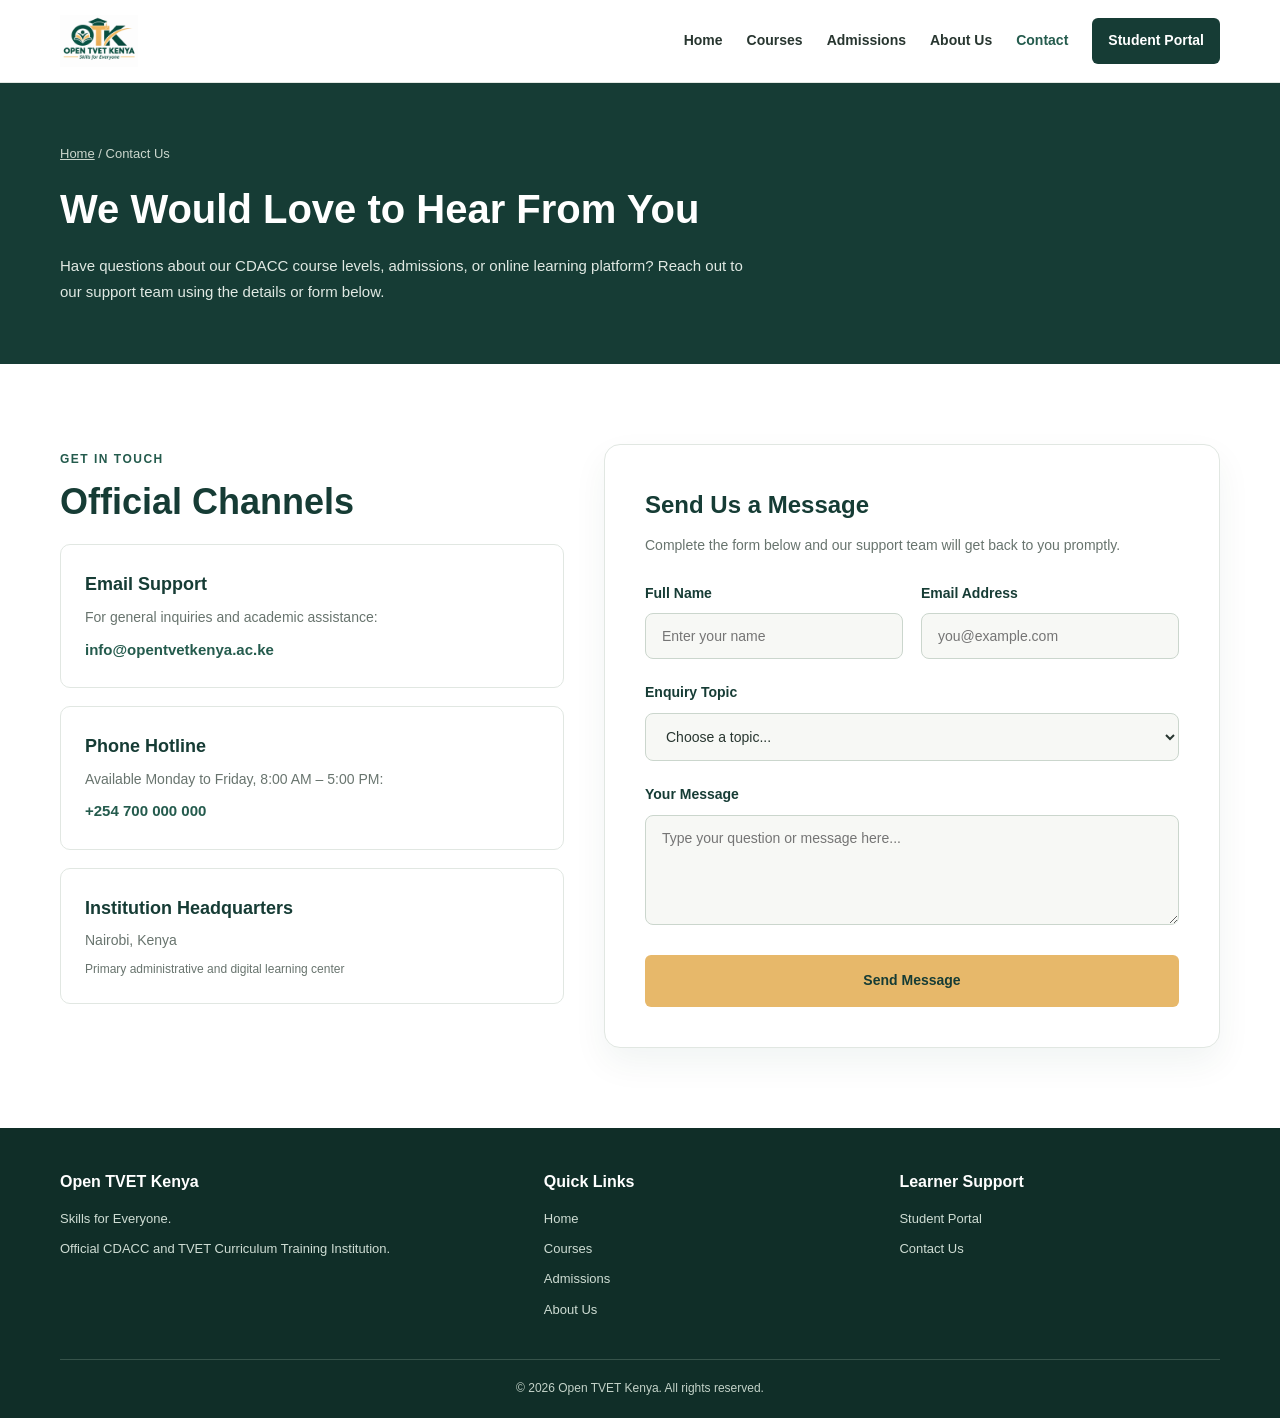
<file: Open TVET/contact.html>
<!DOCTYPE html>
<html lang="en">
<head>
  <meta charset="UTF-8">
  <meta name="viewport" content="width=device-width, initial-scale=1.0">
  <title>Contact Us | Open TVET Kenya</title>
  <meta name="description" content="Get in touch with Open TVET Kenya for course inquiries, CDACC program admissions, and student support.">
  <link rel="stylesheet" href="style.css">
</head>
<body>

  <!-- HEADER -->
  <header>
    <div class="container navbar">
      <a href="index.html" class="brand" aria-label="Open TVET Kenya Home">
        <img src="Open TVET Kenya_ Skills for Everyone logo.png" alt="Open TVET Kenya Logo" class="site-logo">
      </a>

      <button class="menu-toggle" id="menuToggle" aria-expanded="false">☰ Menu</button>

      <nav class="nav-links" id="navLinks">
        <a href="index.html">Home</a>
        <a href="courses.html">Courses</a>
        <a href="admissions.html">Admissions</a>
        <a href="about.html">About Us</a>
        <a href="contact.html" class="active">Contact</a>
        <a href="login.html" class="portal-link">Student Portal</a>
      </nav>
    </div>
  </header>

  <main>
    <!-- PAGE HERO -->
    <section class="page-hero">
      <div class="container">
        <div class="breadcrumb">
          <a href="index.html">Home</a> / Contact Us
        </div>
        <h1>We Would Love to Hear From You</h1>
        <p>
          Have questions about our CDACC course levels, admissions, or online learning platform? Reach out to our support team using the details or form below.
        </p>
      </div>
    </section>

    <!-- CONTACT DETAILS & FORM -->
    <section class="content-section">
      <div class="container contact-layout">
        
        <!-- CONTACT INFORMATION CARDS -->
        <div>
          <div class="section-heading" style="text-align: left; margin-bottom: 20px;">
            <span class="section-label">Get in Touch</span>
            <h2>Official Channels</h2>
          </div>

          <div class="contact-details">
            <article class="contact-card">
              <h3>Email Support</h3>
              <p>For general inquiries and academic assistance:</p>
              <a href="mailto:info@opentvetkenya.ac.ke">info@opentvetkenya.ac.ke</a>
            </article>

            <article class="contact-card">
              <h3>Phone Hotline</h3>
              <p>Available Monday to Friday, 8:00 AM – 5:00 PM:</p>
              <a href="tel:+254700000000">+254 700 000 000</a>
            </article>

            <article class="contact-card">
              <h3>Institution Headquarters</h3>
              <p>Nairobi, Kenya</p>
              <span style="font-size: 12px; color: var(--muted); display: block; margin-top: 5px;">Primary administrative and digital learning center</span>
            </article>
          </div>
        </div>

        <!-- ENQUIRY FORM -->
        <div class="interest-form">
          <h2 style="color: var(--green); font-size: 24px; margin-bottom: 8px;">Send Us a Message</h2>
          <p style="color: var(--muted); font-size: 14px; margin-bottom: 24px;">Complete the form below and our support team will get back to you promptly.</p>

          <form id="contact-form">
            <div class="form-row">
              <div class="form-group">
                <label for="contact-name">Full Name</label>
                <input type="text" id="contact-name" name="name" placeholder="Enter your name" required>
              </div>
              <div class="form-group">
                <label for="contact-email">Email Address</label>
                <input type="email" id="contact-email" name="email" placeholder="you@example.com" required>
              </div>
            </div>

            <div class="form-group">
              <label for="subject">Enquiry Topic</label>
              <select id="subject" name="subject" required>
                <option value="">Choose a topic...</option>
                <option value="CDACC Courses & Levels">CDACC Courses & Levels (3–6)</option>
                <option value="Admissions & KCSE Verification">Admissions & KCSE Verification</option>
                <option value="Online Portal & Moodle">Online Portal & Moodle</option>
                <option value="Practical Training">Practical Workshop Training</option>
                <option value="Other">Other</option>
              </select>
            </div>

            <div class="form-group">
              <label for="contact-message">Your Message</label>
              <textarea id="contact-message" name="message" placeholder="Type your question or message here..." required></textarea>
            </div>

            <button type="button" id="contact-submit-btn" class="button button-gold" style="width: 100%; border: none; cursor: pointer; padding: 14px;">Send Message</button>

            <div id="contact-message-box" role="status" aria-live="polite" style="display: none; margin-top: 18px; padding: 14px; background: #e8f4f0; border-left: 4px solid var(--green); border-radius: 6px; color: var(--green); font-weight: 700; font-size: 14px;"></div>
          </form>
        </div>

      </div>
    </section>
  </main>

  <!-- FOOTER -->
  <footer>
    <div class="container">
      <div class="footer-grid">
        <div class="footer-column">
          <h3>Open TVET Kenya</h3>
          <p>Skills for Everyone.</p>
          <p>Official CDACC and TVET Curriculum Training Institution.</p>
        </div>
        <div class="footer-column">
          <h3>Quick Links</h3>
          <a href="index.html">Home</a>
          <a href="courses.html">Courses</a>
          <a href="admissions.html">Admissions</a>
          <a href="about.html">About Us</a>
        </div>
        <div class="footer-column">
          <h3>Learner Support</h3>
          <a href="login.html">Student Portal</a>
          <a href="contact.html">Contact Us</a>
        </div>
      </div>
      <div class="copyright">
        © <span id="year"></span> Open TVET Kenya. All rights reserved.
      </div>
    </div>
  </footer>

  <script src="script.js"></script>
</body>
</html>
</file>
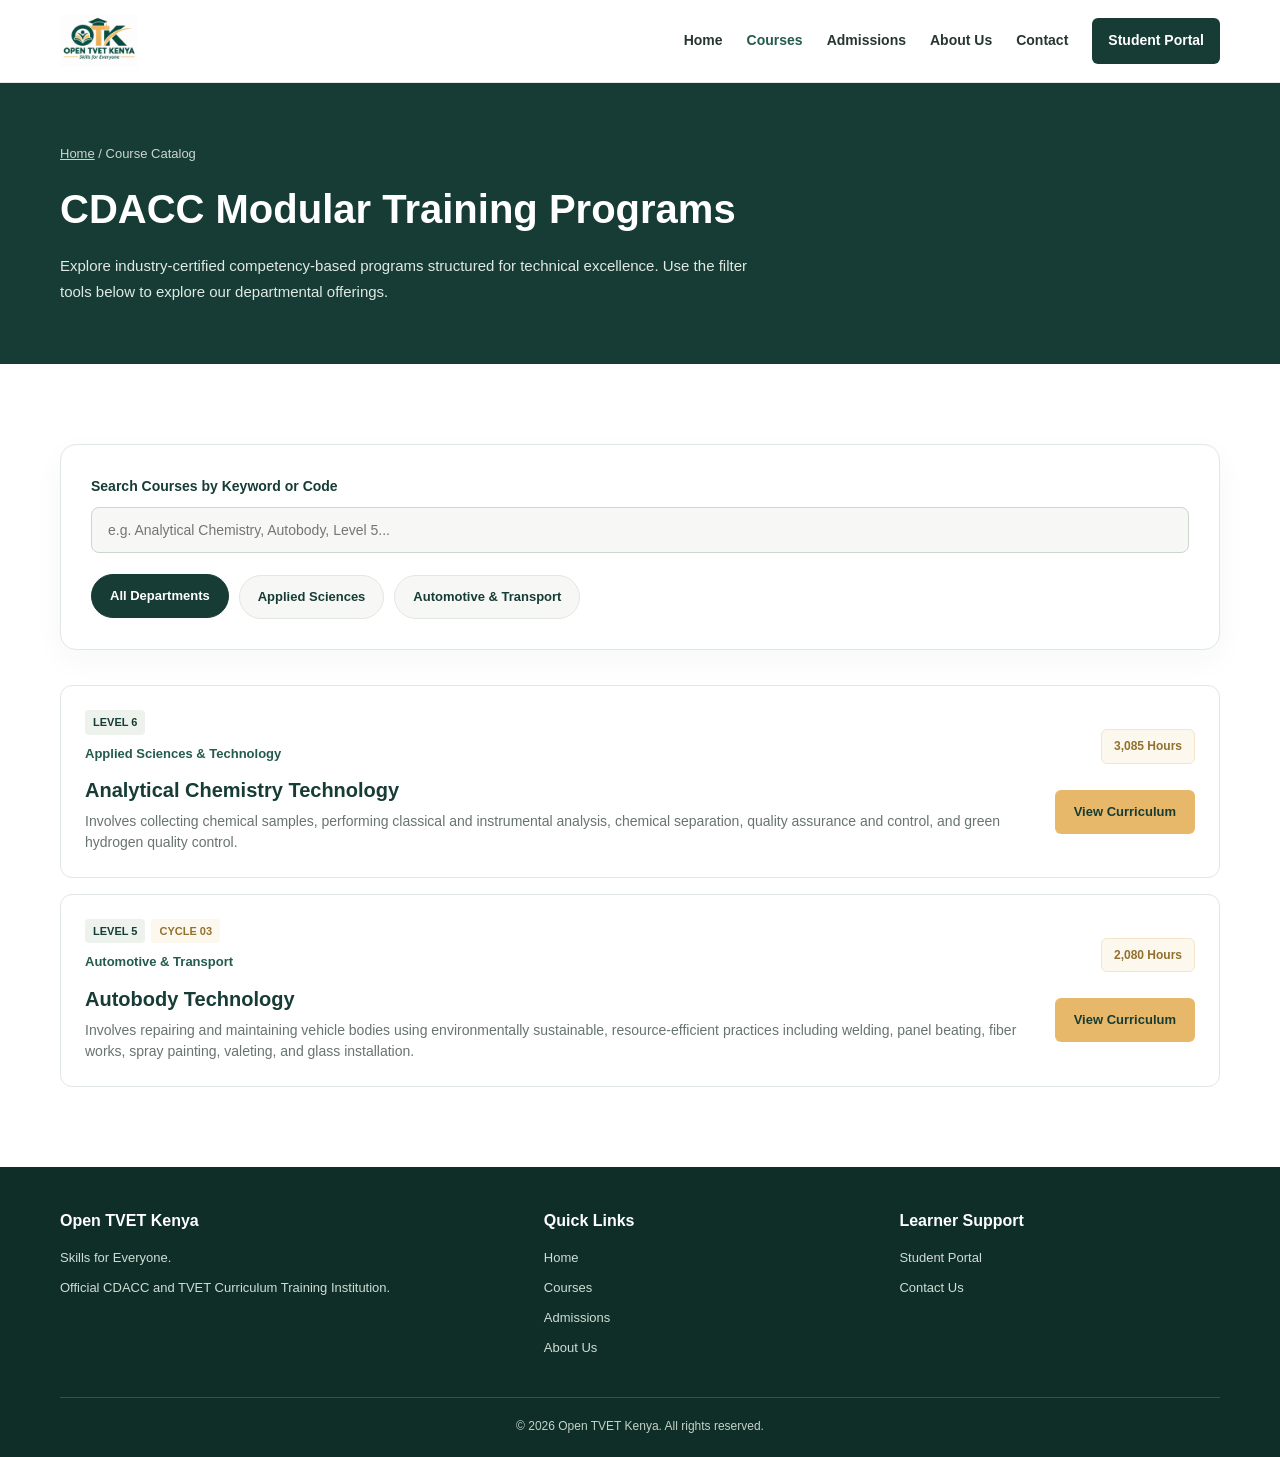
<file: Open TVET/courses.html>
<!DOCTYPE html>
<html lang="en">
<head>
  <meta charset="UTF-8">
  <meta name="viewport" content="width=device-width, initial-scale=1.0">
  <title>Course Catalog | Open TVET Kenya</title>
  <meta name="description" content="Browse official TVET CDACC modular training programs across Applied Sciences and Automotive Technology.">
  <link rel="stylesheet" href="style.css">
</head>
<body>

  <!-- HEADER -->
  <header>
    <div class="container navbar">
      <a href="index.html" class="brand" aria-label="Open TVET Kenya Home">
        <img src="Open TVET Kenya_ Skills for Everyone logo.png" alt="Open TVET Kenya Logo" class="site-logo">
      </a>

      <button class="menu-toggle" id="menuToggle" aria-expanded="false">☰ Menu</button>

      <nav class="nav-links" id="navLinks">
        <a href="index.html">Home</a>
        <a href="courses.html" class="active">Courses</a>
        <a href="admissions.html">Admissions</a>
        <a href="about.html">About Us</a>
        <a href="contact.html">Contact</a>
        <a href="login.html" class="portal-link">Student Portal</a>
      </nav>
    </div>
  </header>

  <main>
    <!-- PAGE HERO -->
    <section class="page-hero">
      <div class="container">
        <div class="breadcrumb">
          <a href="index.html">Home</a> / Course Catalog
        </div>
        <h1>CDACC Modular Training Programs</h1>
        <p>
          Explore industry-certified competency-based programs structured for technical excellence. Use the filter tools below to explore our departmental offerings.
        </p>
      </div>
    </section>

    <!-- COURSE CATALOG SECTION -->
    <section class="content-section">
      <div class="container">
        
        <!-- SEARCH & FILTER TOOLBAR -->
        <div class="course-tools-modern">
          <div class="search-box-group">
            <label for="course-search" class="search-label">Search Courses by Keyword or Code</label>
            <input type="text" id="course-search" class="search-input-modern" placeholder="e.g. Analytical Chemistry, Autobody, Level 5...">
          </div>

          <div class="filter-buttons-grid" role="group" aria-label="Department Filters">
            <button class="filter-btn active" data-category="all">All Departments</button>
            <button class="filter-btn" data-category="applied-sciences">Applied Sciences</button>
            <button class="filter-btn" data-category="automotive">Automotive & Transport</button>
          </div>
        </div>

        <!-- COURSE LIST ITEMS -->
        <div class="course-list-container" id="course-list">
          
          <!-- Course Item 1: Analytical Chemistry Technology -->
          <article class="course-list-item" data-category="applied-sciences" data-search="analytical chemistry technology level 6 cdacc isced 0531 551">
            <div class="course-item-info">
              <div class="badge-group">
                <span class="course-level-badge">Level 6</span>
              </div>
              <div class="course-dept-name">Applied Sciences & Technology</div>
              <h3>Analytical Chemistry Technology</h3>
              <p class="course-desc">
                Involves collecting chemical samples, performing classical and instrumental analysis, chemical separation, quality assurance and control, and green hydrogen quality control.
              </p>
            </div>
            <div class="course-item-action">
              <span class="fee-tag">3,085 Hours</span>
              <a href="analytical-chemistry-technology.html" class="button button-gold" style="padding: 10px 18px; font-size: 13px;">View Curriculum</a>
            </div>
          </article>

          <!-- Course Item 2: Autobody Technology -->
          <article class="course-list-item" data-category="automotive" data-search="autobody technology level 5 cdacc isced 0716 554b welding spray painting valeting glazing">
            <div class="course-item-info">
              <div class="badge-group">
                <span class="course-level-badge">Level 5</span>
                <span class="course-level-badge" style="background: #fdf8ed; color: #92702e;">Cycle 03</span>
              </div>
              <div class="course-dept-name">Automotive & Transport</div>
              <h3>Autobody Technology</h3>
              <p class="course-desc">
                Involves repairing and maintaining vehicle bodies using environmentally sustainable, resource-efficient practices including welding, panel beating, fiber works, spray painting, valeting, and glass installation.
              </p>
            </div>
            <div class="course-item-action">
              <span class="fee-tag">2,080 Hours</span>
              <a href="autobody-technology.html" class="button button-gold" style="padding: 10px 18px; font-size: 13px;">View Curriculum</a>
            </div>
          </article>

        </div>

        <!-- No Results Notification -->
        <div id="no-results" style="display: none; text-align: center; padding: 40px; color: var(--muted); font-size: 15px;">
          No matching courses found. Try searching with a different keyword or department filter.
        </div>

      </div>
    </section>
  </main>

  <!-- FOOTER -->
  <footer>
    <div class="container">
      <div class="footer-grid">
        <div class="footer-column">
          <h3>Open TVET Kenya</h3>
          <p>Skills for Everyone.</p>
          <p>Official CDACC and TVET Curriculum Training Institution.</p>
        </div>
        <div class="footer-column">
          <h3>Quick Links</h3>
          <a href="index.html">Home</a>
          <a href="courses.html">Courses</a>
          <a href="admissions.html">Admissions</a>
          <a href="about.html">About Us</a>
        </div>
        <div class="footer-column">
          <h3>Learner Support</h3>
          <a href="login.html">Student Portal</a>
          <a href="contact.html">Contact Us</a>
        </div>
      </div>
      <div class="copyright">
        © <span id="year"></span> Open TVET Kenya. All rights reserved.
      </div>
    </div>
  </footer>

  <script src="script.js"></script>
</body>
</html>
</file>
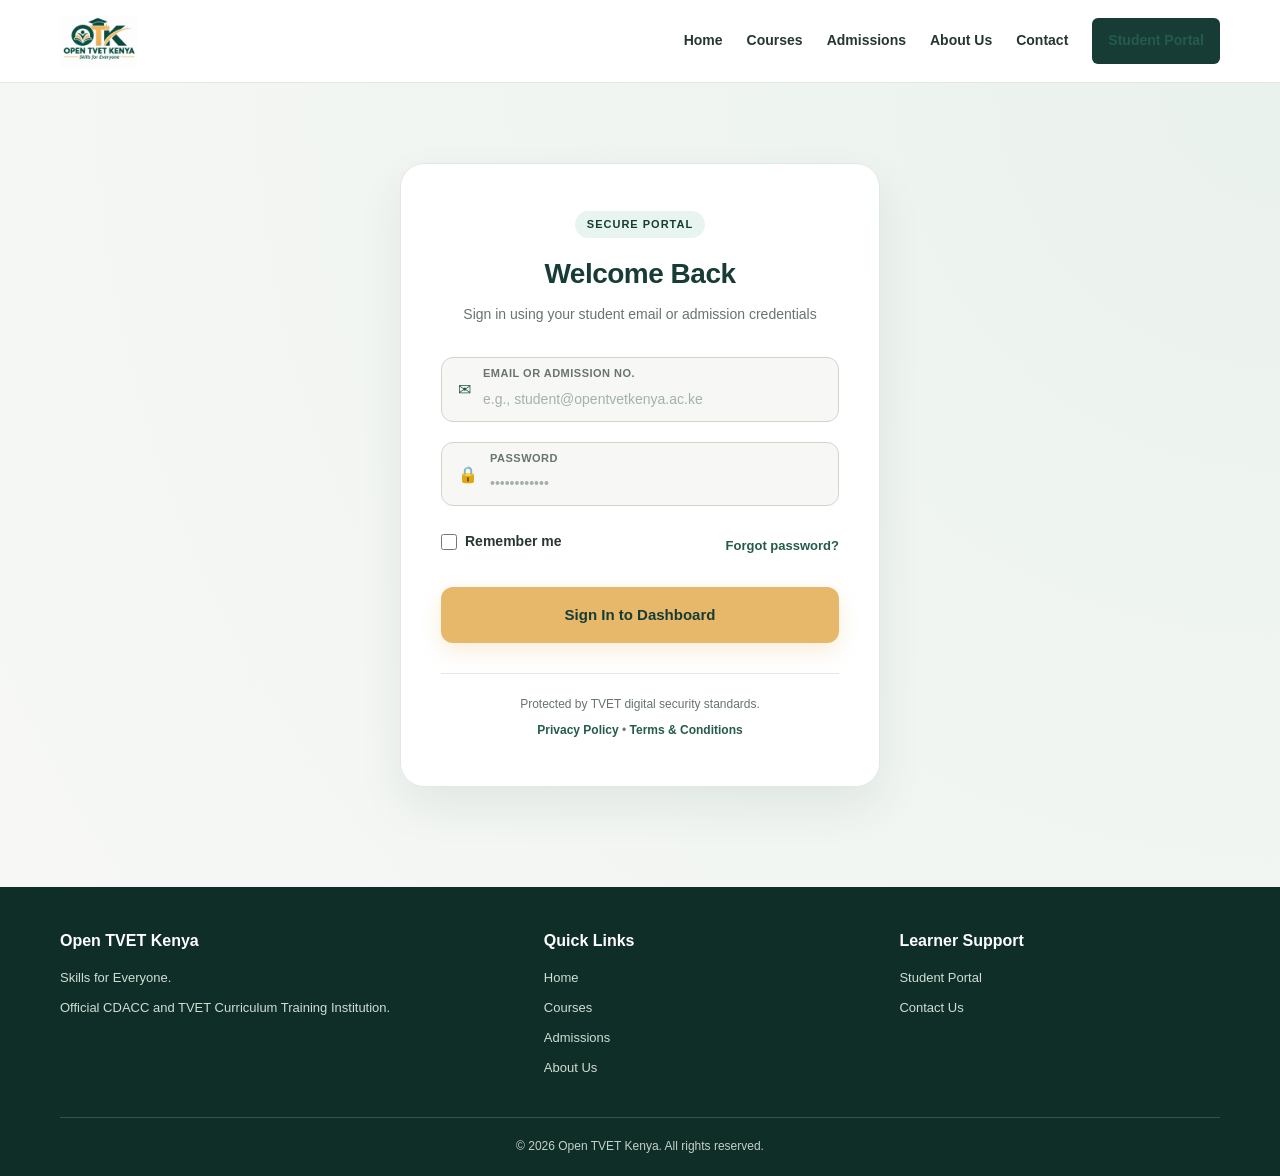
<file: Open TVET/login.html>
<!DOCTYPE html>
<html lang="en">
<head>
  <meta charset="UTF-8">
  <meta name="viewport" content="width=device-width, initial-scale=1.0">
  <title>Student Portal Login | Open TVET Kenya</title>
  <meta name="description" content="Access your Open TVET Kenya student portal account, learning modules, and practical assignment submissions.">
  <link rel="stylesheet" href="style.css">
</head>
<body>

  <!-- HEADER -->
  <header>
    <div class="container navbar">
      <a href="index.html" class="brand" aria-label="Open TVET Kenya Home">
        <img src="Open TVET Kenya_ Skills for Everyone logo.png" alt="Open TVET Kenya Logo" class="site-logo">
      </a>

      <button class="menu-toggle" id="menuToggle" aria-expanded="false">☰ Menu</button>

      <nav class="nav-links" id="navLinks">
        <a href="index.html">Home</a>
        <a href="courses.html">Courses</a>
        <a href="admissions.html">Admissions</a>
        <a href="about.html">About Us</a>
        <a href="contact.html">Contact</a>
        <a href="login.html" class="portal-link active">Student Portal</a>
      </nav>
    </div>
  </header>

  <main>
    <!-- MODERN LOGIN SECTION -->
    <section class="portal-login-section">
      <div class="container">
        
        <div class="login-card-modern-pro">
          
          <div class="login-top-brand">
            <span class="badge-pill">Secure Portal</span>
            <h2>Welcome Back</h2>
            <p>Sign in using your student email or admission credentials</p>
          </div>

          <!-- LOGIN FORM -->
          <form id="login-form" class="modern-form">
            
            <div class="input-group-modern">
              <span class="input-icon">✉</span>
              <div class="input-field-wrapper">
                <label for="login-email">Email or Admission No.</label>
                <input type="text" id="login-email" name="email" placeholder="e.g., student@opentvetkenya.ac.ke" autocomplete="username" required>
              </div>
            </div>

            <div class="input-group-modern">
              <span class="input-icon">🔒</span>
              <div class="input-field-wrapper">
                <label for="login-password">Password</label>
                <input type="password" id="login-password" name="password" placeholder="••••••••••••" autocomplete="current-password" required>
              </div>
            </div>

            <div class="login-options-row">
              <label class="checkbox-label">
                <input type="checkbox" id="remember-me"> Remember me
              </label>
              <a href="contact.html" class="forgot-link">Forgot password?</a>
            </div>

            <button type="submit" class="button button-gold submit-pro-btn">Sign In to Dashboard</button>

            <div id="login-message" role="status" aria-live="polite" style="display: none; margin-top: 18px; padding: 14px; background: #e8f4f0; border-left: 4px solid var(--green); border-radius: 8px; color: var(--green); font-weight: 700; font-size: 14px; text-align: center;"></div>
          </form>

          <!-- BOTTOM FOOTER INFO -->
          <div class="login-pro-footer">
            <p>Protected by TVET digital security standards.</p>
            <div class="legal-links">
              <a href="#">Privacy Policy</a> • <a href="#">Terms & Conditions</a>
            </div>
          </div>

        </div>

      </div>
    </section>
  </main>

  <!-- FOOTER -->
  <footer>
    <div class="container">
      <div class="footer-grid">
        <div class="footer-column">
          <h3>Open TVET Kenya</h3>
          <p>Skills for Everyone.</p>
          <p>Official CDACC and TVET Curriculum Training Institution.</p>
        </div>
        <div class="footer-column">
          <h3>Quick Links</h3>
          <a href="index.html">Home</a>
          <a href="courses.html">Courses</a>
          <a href="admissions.html">Admissions</a>
          <a href="about.html">About Us</a>
        </div>
        <div class="footer-column">
          <h3>Learner Support</h3>
          <a href="login.html">Student Portal</a>
          <a href="contact.html">Contact Us</a>
        </div>
      </div>
      <div class="copyright">
        © <span id="year"></span> Open TVET Kenya. All rights reserved.
      </div>
    </div>
  </footer>

  <script src="script.js"></script>
</body>
</html>
</file>
<file: Open TVET/style.css>
:root {
  --green: #163c35;
  --green-light: #245b4d;
  --gold: #e7b86a;
  --background: #f7f8f5;
  --white: #ffffff;
  --text: #283630;
  --muted: #68746e;
  --border: #e1e7e2;
}

* {
  box-sizing: border-box;
  margin: 0;
  padding: 0;
}

html {
  scroll-behavior: smooth;
}

body {
  font-family: Arial, Helvetica, sans-serif;
  color: var(--text);
  background: var(--white);
  line-height: 1.7;
}

a {
  text-decoration: none;
  color: inherit;
}

button {
  font: inherit;
}

.container {
  width: min(1160px, 92%);
  margin: auto;
}

/* HEADER AND LOGO */
header {
  background: var(--white);
  border-bottom: 1px solid var(--border);
  position: sticky;
  top: 0;
  z-index: 100;
}

.navbar {
  min-height: 82px;
  display: flex;
  justify-content: space-between;
  align-items: center;
  gap: 25px;
}

.brand {
  display: flex;
  align-items: center;
}

.site-logo {
  height: 52px;
  width: auto;
  object-fit: contain;
}

.nav-links {
  display: flex;
  align-items: center;
  gap: 24px;
}

.nav-links a {
  font-size: 14px;
  font-weight: 600;
  transition: color 0.2s;
}

.nav-links a:hover,
.nav-links a.active {
  color: var(--green-light);
}

.nav-links .portal-link {
  background: var(--green);
  color: var(--white);
  padding: 11px 16px;
  border-radius: 6px;
}

.nav-links .portal-link:hover {
  background: var(--green-light);
  color: var(--white);
}

.menu-toggle {
  display: none;
  background: var(--white);
  color: var(--green);
  border: 1px solid var(--border);
  border-radius: 6px;
  padding: 8px 12px;
  cursor: pointer;
}

/* HERO SECTION - CORRECTED INDEX LAYOUT */
.hero {
  background: var(--green);
  color: var(--white);
  padding: 90px 0;
}

.hero-grid {
  display: grid;
  grid-template-columns: 1.2fr 0.8fr;
  gap: 50px;
  align-items: center;
}

.eyebrow {
  display: inline-block;
  color: var(--gold);
  text-transform: uppercase;
  letter-spacing: 1.6px;
  font-weight: 700;
  font-size: 12px;
  margin-bottom: 16px;
}

.hero h1 {
  font-size: clamp(34px, 4.2vw, 54px);
  line-height: 1.15;
  margin-bottom: 22px;
  letter-spacing: -0.5px;
}

.hero p {
  color: #e0e9e3;
  font-size: 16px;
  max-width: 580px;
  margin-bottom: 30px;
}

.button {
  display: inline-block;
  border: 1px solid transparent;
  border-radius: 6px;
  padding: 13px 21px;
  font-size: 14px;
  font-weight: 700;
  cursor: pointer;
  transition: 0.2s ease;
}

.button-gold {
  background: var(--gold);
  color: var(--green);
}

.button-gold:hover {
  background: #f1cb88;
  transform: translateY(-2px);
}

.button-outline {
  border-color: #a9c0b4;
  color: var(--white);
  margin-left: 9px;
}

.button-outline:hover {
  background: rgba(255, 255, 255, 0.1);
}

/* Image Wrappers */
.hero-image-wrap,
.about-image-wrap {
  width: 100%;
  border-radius: 12px;
  overflow: hidden;
  box-shadow: 0 15px 35px rgba(0, 0, 0, 0.2);
  border: 2px solid rgba(255, 255, 255, 0.12);
}

.section-photo {
  width: 100%;
  height: 100%;
  min-height: 320px;
  display: block;
  object-fit: cover;
  transition: transform 0.3s ease;
}

.section-photo:hover {
  transform: scale(1.02);
}

/* QUICK HIGHLIGHTS - CORRECTED SPACING */
.highlights {
  background: var(--white);
  border-bottom: 1px solid var(--border);
}

.highlights-grid {
  display: grid;
  grid-template-columns: repeat(3, 1fr);
}

.highlight {
  padding: 30px 24px;
  text-align: center;
  border-right: 1px solid var(--border);
}

.highlight:last-child {
  border-right: none;
}

.highlight h3 {
  color: var(--green);
  font-size: 17px;
  margin-bottom: 6px;
}

.highlight p {
  font-size: 13px;
  color: var(--muted);
}

/* GENERAL SECTIONS */
section.content-section {
  padding: 80px 0;
}

.section-heading {
  max-width: 720px;
  text-align: center;
  margin: 0 auto 45px;
}

.section-heading h2 {
  color: var(--green);
  font-size: clamp(26px, 3.2vw, 36px);
  line-height: 1.25;
  margin-bottom: 12px;
}

.section-heading p {
  color: var(--muted);
  font-size: 15px;
}

.section-label {
  display: inline-block;
  color: var(--green-light);
  font-weight: 700;
  font-size: 12px;
  letter-spacing: 1.5px;
  text-transform: uppercase;
  margin-bottom: 10px;
}

/* ABOUT SECTION */
.about-grid {
  display: grid;
  grid-template-columns: 1fr 1fr;
  align-items: center;
  gap: 55px;
}

.about-copy h2 {
  color: var(--green);
  font-size: clamp(26px, 3vw, 34px);
  line-height: 1.25;
  margin-bottom: 16px;
}

.about-copy p {
  color: var(--muted);
  margin-bottom: 15px;
  font-size: 15px;
}

.text-link {
  display: inline-block;
  color: var(--green-light);
  font-weight: 700;
  margin-top: 5px;
}

.text-link:hover {
  text-decoration: underline;
}

/* FEATURED COURSES GRID (INDEX PAGE) */
.course-grid {
  display: grid;
  grid-template-columns: repeat(3, 1fr);
  gap: 25px;
  margin-bottom: 40px;
}

.course-card {
  background: var(--white);
  border: 1px solid var(--border);
  border-radius: 14px;
  overflow: hidden;
  display: flex;
  flex-direction: column;
  transition: all 0.3s ease;
  box-shadow: 0 8px 25px rgba(22, 60, 53, 0.04);
}

.course-card:hover {
  transform: translateY(-4px);
  box-shadow: 0 15px 35px rgba(22, 60, 53, 0.08);
  border-color: var(--green-light);
}

.course-img-wrap {
  height: 200px;
  width: 100%;
  overflow: hidden;
}

.course-img-wrap img {
  width: 100%;
  height: 100%;
  object-fit: cover;
  transition: transform 0.3s ease;
}

.course-card:hover .course-img-wrap img {
  transform: scale(1.05);
}

.course-body {
  padding: 24px;
  display: flex;
  flex-direction: column;
  flex: 1;
}

.course-dept {
  font-size: 11px;
  font-weight: 800;
  text-transform: uppercase;
  color: var(--green-light);
  letter-spacing: 1px;
  margin-bottom: 8px;
}

.course-body h3 {
  font-size: 18px;
  color: var(--green);
  margin-bottom: 10px;
}

.course-body p {
  font-size: 13px;
  color: var(--muted);
  line-height: 1.5;
  margin-bottom: 18px;
  flex: 1;
}

.fee-tag {
  font-size: 12px;
  font-weight: 700;
  color: #92702e;
  background: #fdf8ed;
  border: 1px solid #f3e5c9;
  padding: 6px 12px;
  border-radius: 6px;
  margin-bottom: 14px;
  display: inline-block;
}

.course-link {
  font-size: 13px;
  font-weight: 700;
  color: var(--green);
  transition: color 0.2s ease;
}

.course-link:hover {
  color: var(--green-light);
  text-decoration: underline;
}

.center-action {
  text-align: center;
}

/* PAGE HERO (FOR INTERNAL PAGES) */
.page-hero {
  background: var(--green);
  color: var(--white);
  padding: 60px 0;
}

.breadcrumb {
  color: #cbd6cd;
  font-size: 13px;
  margin-bottom: 10px;
}

.breadcrumb a {
  text-decoration: underline;
}

.page-hero h1 {
  font-size: clamp(26px, 3.8vw, 40px);
  margin-bottom: 10px;
}

.page-hero p {
  color: #e0e9e3;
  max-width: 700px;
  font-size: 15px;
}

/* MODERN SEARCH & FILTER TOOLS */
.course-tools-modern {
  background: var(--white);
  border: 1px solid var(--border);
  border-radius: 16px;
  padding: 30px;
  margin-bottom: 35px;
  box-shadow: 0 10px 30px rgba(22, 60, 53, 0.04);
}

.search-box-group {
  margin-bottom: 22px;
}

.search-label {
  display: block;
  font-weight: 700;
  font-size: 14px;
  color: var(--green);
  margin-bottom: 8px;
}

.search-input-modern {
  width: 100%;
  padding: 14px 18px;
  border: 1px solid #cbd6cd;
  border-radius: 8px;
  font-size: 15px;
  font-family: inherit;
  background: var(--background);
  color: var(--text);
  transition: all 0.2s ease;
}

.search-input-modern:focus {
  outline: none;
  border-color: var(--green);
  background: var(--white);
  box-shadow: 0 0 0 3px rgba(36, 91, 77, 0.12);
}

.filter-buttons-grid {
  display: flex;
  flex-wrap: wrap;
  gap: 10px;
}

.filter-btn {
  background: var(--background);
  border: 1px solid var(--border);
  color: var(--green);
  padding: 10px 18px;
  border-radius: 25px;
  font-size: 13px;
  font-weight: 700;
  cursor: pointer;
  transition: all 0.2s ease;
}

.filter-btn:hover,
.filter-btn.active {
  background: var(--green);
  color: var(--white);
  border-color: var(--green);
  transform: translateY(-1px);
}

/* COURSE LIST LAYOUT */
.course-list-container {
  display: flex;
  flex-direction: column;
  gap: 16px;
}

.course-list-item {
  background: var(--white);
  border: 1px solid var(--border);
  border-radius: 12px;
  padding: 24px;
  display: flex;
  justify-content: space-between;
  align-items: center;
  gap: 20px;
  transition: transform 0.2s ease, box-shadow 0.2s ease;
}

.course-list-item:hover {
  transform: translateY(-2px);
  box-shadow: 0 8px 20px rgba(22, 60, 53, 0.06);
  border-color: var(--green-light);
}

.course-item-info {
  flex: 1;
}

.badge-group {
  display: flex;
  flex-wrap: wrap;
  gap: 6px;
  margin-bottom: 8px;
}

.course-level-badge {
  display: inline-block;
  background: #edf2ed;
  color: var(--green);
  font-size: 11px;
  font-weight: 800;
  padding: 3px 8px;
  border-radius: 4px;
  text-transform: uppercase;
}

.course-list-item h3 {
  color: var(--green);
  font-size: 20px;
  margin-bottom: 4px;
}

.course-dept-name {
  color: var(--green-light);
  font-size: 13px;
  font-weight: 700;
  margin-bottom: 8px;
}

.course-desc {
  color: var(--muted);
  font-size: 14px;
  line-height: 1.5;
}

.course-item-action {
  display: flex;
  flex-direction: column;
  align-items: flex-end;
  gap: 12px;
  flex-shrink: 0;
}

/* ABOUT US SPECIFIC STYLES */
.about-layout {
  display: grid;
  grid-template-columns: 1.15fr 0.85fr;
  gap: 45px;
  align-items: start;
}

.text-panel-modern {
  background: var(--white);
  border: 1px solid var(--border);
  border-radius: 16px;
  padding: 35px;
  box-shadow: 0 10px 30px rgba(22, 60, 53, 0.04);
  transition: transform 0.2s ease;
}

.text-panel-modern:hover {
  transform: translateY(-3px);
}

.gold-line {
  width: 50px;
  height: 4px;
  background: var(--gold);
  border-radius: 4px;
  margin-bottom: 15px;
}

.purpose-section {
  background: var(--background);
  border-top: 1px solid var(--border);
  border-bottom: 1px solid var(--border);
}

.purpose-grid {
  display: grid;
  grid-template-columns: 1fr 1fr;
  gap: 24px;
}

.purpose-card-modern {
  background: var(--white);
  border: 1px solid var(--border);
  border-radius: 16px;
  padding: 35px;
  box-shadow: 0 10px 30px rgba(22, 60, 53, 0.04);
  position: relative;
  overflow: hidden;
  transition: all 0.3s ease;
}

.purpose-card-modern:hover {
  border-color: var(--green-light);
  box-shadow: 0 15px 35px rgba(22, 60, 53, 0.08);
  transform: translateY(-4px);
}

.card-icon-box {
  font-size: 28px;
  margin-bottom: 15px;
  background: #edf2ed;
  width: 55px;
  height: 55px;
  display: flex;
  align-items: center;
  justify-content: center;
  border-radius: 12px;
}

.approach-layout {
  display: grid;
  grid-template-columns: 0.9fr 1.1fr;
  gap: 40px;
  align-items: start;
}

.modern-steps-list {
  list-style: none;
  display: flex;
  flex-direction: column;
  gap: 20px;
}

.modern-steps-list li {
  display: flex;
  gap: 16px;
  align-items: flex-start;
  padding-bottom: 16px;
  border-bottom: 1px solid var(--border);
}

.modern-steps-list li:last-child {
  border-bottom: none;
  padding-bottom: 0;
}

.step-num {
  background: #edf2ed;
  color: var(--green);
  font-weight: 800;
  font-size: 13px;
  width: 32px;
  height: 32px;
  display: flex;
  align-items: center;
  justify-content: center;
  border-radius: 8px;
  flex-shrink: 0;
  margin-top: 2px;
}

.modern-steps-list strong {
  display: block;
  color: var(--green);
  font-size: 16px;
  margin-bottom: 3px;
}

.modern-steps-list p {
  color: var(--muted);
  font-size: 14px;
  line-height: 1.5;
  margin: 0;
}

/* ADMISSIONS & FORM STYLES */
.admission-grid {
  display: grid;
  grid-template-columns: repeat(3, 1fr);
  gap: 24px;
}

.card {
  background: var(--white);
  border: 1px solid var(--border);
  border-radius: 12px;
  padding: 28px;
}

.number {
  width: 42px;
  height: 42px;
  display: flex;
  align-items: center;
  justify-content: center;
  background: #edf2ed;
  color: var(--green);
  border-radius: 8px;
  font-weight: 800;
  margin-bottom: 18px;
}

.card h3 {
  color: var(--green);
  font-size: 19px;
  margin-bottom: 10px;
}

.card p {
  color: var(--muted);
  font-size: 14px;
}

.requirements-section {
  background: var(--background);
  border-top: 1px solid var(--border);
  border-bottom: 1px solid var(--border);
}

.requirements-layout {
  display: grid;
  grid-template-columns: 1.1fr 0.9fr;
  gap: 45px;
  align-items: start;
}

.check-list {
  list-style: none;
}

.check-list li {
  padding: 12px 0;
  border-bottom: 1px solid var(--border);
  color: var(--text);
  font-size: 15px;
}

.check-list li::before {
  content: "✓";
  color: var(--green-light);
  font-weight: 800;
  margin-right: 12px;
}

.note-panel {
  background: #edf2ed;
  border-left: 4px solid var(--gold);
  padding: 28px;
  border-radius: 8px;
}

.note-panel h3 {
  color: var(--green);
  margin-bottom: 12px;
  font-size: 18px;
}

.note-panel p {
  color: var(--muted);
  font-size: 14px;
  line-height: 1.6;
}

.note-panel a {
  color: var(--green);
  text-decoration: underline;
}

.form-layout {
  display: grid;
  grid-template-columns: 0.9fr 1.1fr;
  gap: 45px;
  align-items: start;
}

.form-intro h2 {
  color: var(--green);
  font-size: 32px;
  margin-bottom: 15px;
}

.form-intro p {
  color: var(--muted);
  font-size: 15px;
}

.interest-form {
  background: var(--white);
  border: 1px solid var(--border);
  border-radius: 16px;
  padding: 40px;
  box-shadow: 0 15px 35px rgba(22, 60, 53, 0.06);
}

.form-row {
  display: grid;
  grid-template-columns: 1fr 1fr;
  gap: 18px;
}

.form-group {
  margin-bottom: 22px;
}

label {
  display: block;
  font-weight: 700;
  font-size: 14px;
  color: var(--green);
  margin-bottom: 8px;
}

input[type="text"],
input[type="email"],
input[type="tel"],
select,
textarea {
  width: 100%;
  padding: 14px 16px;
  border: 1px solid #cbd6cd;
  border-radius: 8px;
  font-size: 14px;
  font-family: inherit;
  background: var(--background);
  color: var(--text);
  transition: all 0.2s ease;
}

input:focus, select:focus, textarea:focus {
  outline: none;
  border-color: var(--green);
  background: var(--white);
  box-shadow: 0 0 0 3px rgba(36, 91, 77, 0.12);
}

textarea {
  min-height: 110px;
  resize: vertical;
}

.file-upload-wrapper {
  position: relative;
  border: 2px dashed #b5c7bc;
  border-radius: 8px;
  background: var(--background);
  padding: 20px;
  text-align: center;
  transition: border-color 0.2s ease;
}

.file-upload-wrapper:hover {
  border-color: var(--green);
  background: #f0f4f2;
}

.file-upload-wrapper input[type="file"] {
  position: absolute;
  top: 0;
  left: 0;
  width: 100%;
  height: 100%;
  opacity: 0;
  cursor: pointer;
}

.file-upload-instruction {
  font-size: 13px;
  color: var(--muted);
  font-weight: 600;
  pointer-events: none;
}

/* CONTACT PAGE STYLES */
.contact-layout {
  display: grid;
  grid-template-columns: 0.9fr 1.1fr;
  gap: 40px;
  align-items: start;
}

.contact-details {
  display: flex;
  flex-direction: column;
  gap: 18px;
}

.contact-card {
  background: var(--white);
  border: 1px solid var(--border);
  border-radius: 10px;
  padding: 24px;
}

.contact-card h3 {
  color: var(--green);
  font-size: 18px;
  margin-bottom: 6px;
}

.contact-card p {
  color: var(--muted);
  font-size: 14px;
  margin-bottom: 6px;
}

.contact-card a {
  color: var(--green-light);
  font-weight: 700;
  font-size: 15px;
}

.contact-card a:hover {
  text-decoration: underline;
}

/* ADMISSIONS CTA */
.admissions {
  background: var(--green);
  color: var(--white);
  text-align: center;
  padding: 70px 0;
}

.admissions h2 {
  font-size: clamp(29px, 4vw, 40px);
  margin-bottom: 14px;
}

.admissions p {
  max-width: 650px;
  color: #dce7df;
  margin: 0 auto 25px;
}

/* FOOTER */
footer {
  background: #102e28;
  color: var(--white);
  padding: 40px 0 20px;
}

.footer-grid {
  display: grid;
  grid-template-columns: 1.4fr 1fr 1fr;
  gap: 35px;
  margin-bottom: 30px;
}

.footer-column h3 {
  font-size: 16px;
  margin-bottom: 13px;
}

.footer-column p,
.footer-column a {
  display: block;
  color: #cfddd4;
  font-size: 13px;
  margin-bottom: 8px;
}

.footer-column a:hover {
  color: var(--gold);
}

.copyright {
  border-top: 1px solid #36534a;
  padding-top: 18px;
  text-align: center;
  color: #c3d2c8;
  font-size: 12px;
}

/* RESPONSIVE DESIGN - CORRECTED BREAKPOINTS */
@media (max-width: 950px) {
  .menu-toggle {
    display: block;
  }

  .nav-links {
    display: none;
    position: absolute;
    top: 82px;
    left: 0;
    right: 0;
    padding: 22px 4%;
    background: var(--white);
    border-bottom: 1px solid var(--border);
    flex-direction: column;
    align-items: stretch;
    gap: 16px;
  }

  .nav-links.open {
    display: flex;
  }

  .nav-links .portal-link {
    text-align: center;
  }

  .hero-grid,
  .about-grid,
  .admission-grid,
  .requirements-layout,
  .form-layout,
  .form-row,
  .about-layout,
  .purpose-grid,
  .approach-layout,
  .contact-layout,
  .highlights-grid,
  .course-grid {
    grid-template-columns: 1fr;
  }
}

@media (max-width: 768px) {
  .course-list-item {
    flex-direction: column;
    align-items: flex-start;
  }

  .course-item-action {
    width: 100%;
    flex-direction: row;
    justify-content: space-between;
    align-items: center;
    border-top: 1px solid var(--border);
    padding-top: 15px;
  }
}

@media (max-width: 620px) {
  .site-logo {
    height: 44px;
  }

  .hero {
    padding: 55px 0;
  }

  .hero .button {
    display: block;
    text-align: center;
    margin: 10px 0;
  }

  .highlights-grid {
    grid-template-columns: 1fr;
  }

  .highlight {
    border-right: none;
    border-bottom: 1px solid var(--border);
    padding: 18px;
  }

  .highlight:last-child {
    border-bottom: none;
  }

  section.content-section {
    padding: 52px 0;
  }

  .footer-grid {
    grid-template-columns: 1fr;
    gap: 25px;
  }
}

/* Ultra-Modern Portal Login Styling */
.portal-login-section {
  padding: 80px 0 100px;
  background: radial-gradient(circle at top right, #eaf2ee, #f7f8f5);
  min-height: calc(100vh - 220px);
  display: flex;
  align-items: center;
  justify-content: center;
}

.login-card-modern-pro {
  background: rgba(255, 255, 255, 0.95);
  backdrop-filter: blur(10px);
  border: 1px solid var(--border);
  border-radius: 24px;
  padding: 45px 40px;
  width: 100%;
  max-width: 480px;
  margin: 0 auto;
  box-shadow: 0 20px 45px rgba(22, 60, 53, 0.08);
}

.login-top-brand {
  text-align: center;
  margin-bottom: 30px;
}

.badge-pill {
  display: inline-block;
  background: #e8f4f0;
  color: var(--green);
  font-size: 11px;
  font-weight: 800;
  padding: 4px 12px;
  border-radius: 20px;
  text-transform: uppercase;
  letter-spacing: 1px;
  margin-bottom: 12px;
}

.login-top-brand h2 {
  font-size: 28px;
  color: var(--green);
  font-weight: 800;
  margin-bottom: 6px;
  letter-spacing: -0.5px;
}

.login-top-brand p {
  color: var(--muted);
  font-size: 14px;
}

.modern-form {
  display: flex;
  flex-direction: column;
  gap: 20px;
}

.input-group-modern {
  display: flex;
  align-items: center;
  background: var(--background);
  border: 1px solid #cbd6cd;
  border-radius: 12px;
  padding: 6px 16px;
  transition: all 0.25s ease;
}

.input-group-modern:focus-within {
  background: var(--white);
  border-color: var(--green);
  box-shadow: 0 0 0 4px rgba(22, 60, 53, 0.1);
}

.input-icon {
  font-size: 16px;
  margin-right: 12px;
  color: var(--green-light);
}

.input-field-wrapper {
  flex: 1;
}

.input-field-wrapper label {
  display: block;
  font-size: 11px;
  font-weight: 700;
  color: var(--muted);
  text-transform: uppercase;
  letter-spacing: 0.5px;
  margin-bottom: 2px;
}

.input-field-wrapper input {
  width: 100%;
  border: none;
  background: transparent;
  padding: 4px 0 8px;
  font-size: 15px;
  font-family: inherit;
  color: var(--text);
  outline: none;
}

.input-field-wrapper input::placeholder {
  color: #a3b2a9;
  font-size: 14px;
}

.login-options-row {
  display: flex;
  justify-content: space-between;
  align-items: center;
  font-size: 13px;
  color: var(--muted);
  margin-top: 4px;
}

.checkbox-label {
  display: flex;
  align-items: center;
  gap: 8px;
  cursor: pointer;
  font-weight: 600;
  color: var(--text);
}

.checkbox-label input[type="checkbox"] {
  width: 16px;
  height: 16px;
  accent-color: var(--green);
  cursor: pointer;
}

.forgot-link {
  color: var(--green-light);
  font-weight: 700;
}

.forgot-link:hover {
  text-decoration: underline;
}

.submit-pro-btn {
  width: 100%;
  border-radius: 12px !important;
  padding: 15px !important;
  font-size: 15px !important;
  font-weight: 700;
  border: none;
  cursor: pointer;
  background: var(--gold) !important;
  color: var(--green) !important;
  box-shadow: 0 8px 20px rgba(231, 184, 106, 0.25);
  transition: all 0.2s ease;
  margin-top: 5px;
}

.submit-pro-btn:hover {
  background: #f0c375 !important;
  transform: translateY(-2px);
  box-shadow: 0 10px 25px rgba(231, 184, 106, 0.35);
}

.login-pro-footer {
  text-align: center;
  margin-top: 30px;
  padding-top: 20px;
  border-top: 1px solid var(--border);
  font-size: 12px;
  color: var(--muted);
}

.login-pro-footer p {
  margin-bottom: 6px;
}

.legal-links a {
  color: var(--green-light);
  font-weight: 600;
}

.legal-links a:hover {
  text-decoration: underline;
}

/* Modern Dashboard Application Shell Layout */
body.dashboard-body {
  background: var(--background);
  margin: 0;
  font-family: Arial, Helvetica, sans-serif;
}

.app-layout {
  display: flex;
  min-height: 100vh;
}

/* Sidebar Styles */
.sidebar {
  width: 260px;
  background: var(--green);
  color: var(--white);
  display: flex;
  flex-direction: column;
  position: fixed;
  top: 0;
  bottom: 0;
  left: 0;
  z-index: 200;
  box-shadow: 4px 0 20px rgba(0, 0, 0, 0.05);
}

.sidebar-brand {
  padding: 24px;
  border-bottom: 1px solid rgba(255, 255, 255, 0.1);
  display: flex;
  align-items: center;
}

.sidebar-logo {
  height: 42px;
  width: auto;
  object-fit: contain;
}

.sidebar-nav {
  padding: 20px 14px;
  display: flex;
  flex-direction: column;
  gap: 8px;
}

.sidebar-link {
  display: flex;
  align-items: center;
  gap: 12px;
  padding: 12px 16px;
  color: #cfddd4;
  font-size: 14px;
  font-weight: 600;
  border-radius: 8px;
  transition: all 0.2s ease;
}

.sidebar-link:hover,
.sidebar-link.active {
  background: rgba(255, 255, 255, 0.1);
  color: var(--white);
}

.sidebar-link .icon {
  font-size: 16px;
}

/* Main Content Area */
.main-content {
  flex: 1;
  margin-left: 260px;
  display: flex;
  flex-direction: column;
}

/* Top Dashboard Header */
.dash-top-header {
  height: 76px;
  background: var(--white);
  border-bottom: 1px solid var(--border);
  padding: 0 35px;
  display: flex;
  justify-content: space-between;
  align-items: center;
  position: sticky;
  top: 0;
  z-index: 100;
}

.institution-tag {
  font-size: 12px;
  font-weight: 700;
  color: var(--muted);
  text-transform: uppercase;
  letter-spacing: 1px;
}

.header-user-profile {
  display: flex;
  align-items: center;
  gap: 15px;
}

.user-info-text {
  text-align: right;
  display: flex;
  flex-direction: column;
}

.user-name {
  font-weight: 700;
  font-size: 14px;
  color: var(--green);
}

.user-role {
  font-size: 12px;
  color: var(--muted);
}

.header-avatar {
  width: 42px;
  height: 42px;
  border-radius: 50%;
  object-fit: cover;
  border: 2px solid var(--gold);
}

/* Dashboard Container */
.dash-container {
  padding: 35px;
  max-width: 1400px;
  width: 100%;
  margin: 0 auto;
}

/* Welcome Banner Card */
.welcome-banner-card {
  background: linear-gradient(135deg, var(--green), var(--green-light));
  color: var(--white);
  border-radius: 20px;
  padding: 35px;
  margin-bottom: 30px;
  display: flex;
  justify-content: space-between;
  align-items: center;
  box-shadow: 0 12px 30px rgba(22, 60, 53, 0.12);
  gap: 20px;
}

.greeting-badge {
  display: inline-block;
  background: rgba(255, 255, 255, 0.15);
  padding: 5px 12px;
  border-radius: 20px;
  font-size: 12px;
  font-weight: 700;
  color: var(--gold);
  margin-bottom: 12px;
  text-transform: uppercase;
  letter-spacing: 0.5px;
}

.welcome-banner-card h1 {
  font-size: clamp(24px, 3vw, 32px);
  margin-bottom: 6px;
}

.meta-program {
  color: #dce7df;
  font-size: 14px;
}

.modular-meta-badges {
  display: flex;
  gap: 15px;
}

.meta-badge-item {
  background: rgba(255, 255, 255, 0.1);
  border: 1px solid rgba(255, 255, 255, 0.15);
  padding: 14px 18px;
  border-radius: 12px;
  text-align: center;
  backdrop-filter: blur(5px);
}

.badge-label {
  display: block;
  font-size: 11px;
  color: #cbd6cd;
  text-transform: uppercase;
  margin-bottom: 4px;
}

.badge-value {
  font-weight: 800;
  font-size: 15px;
  color: var(--gold);
}

/* Dashboard Grid */
.dash-content-grid {
  display: grid;
  grid-template-columns: 2.2fr 1fr;
  gap: 30px;
  align-items: start;
}

.dash-main-column,
.dash-sidebar-column {
  display: flex;
  flex-direction: column;
  gap: 30px;
}

/* Dashboard Card */
.dash-card {
  background: var(--white);
  border: 1px solid var(--border);
  border-radius: 16px;
  padding: 28px;
  box-shadow: 0 6px 20px rgba(22, 60, 53, 0.03);
}

.card-header-flex {
  display: flex;
  justify-content: space-between;
  align-items: center;
  margin-bottom: 20px;
}

.card-header-flex h3 {
  color: var(--green);
  font-size: 18px;
}

.sub-text {
  font-size: 12px;
  color: var(--muted);
  font-weight: 700;
}

/* Course Progress Rows */
.course-progress-list {
  display: flex;
  flex-direction: column;
  gap: 20px;
}

.progress-row {
  display: grid;
  grid-template-columns: 1.5fr 1fr auto;
  align-items: center;
  gap: 20px;
  padding-bottom: 16px;
  border-bottom: 1px solid var(--border);
}

.progress-row:last-child {
  border-bottom: none;
  padding-bottom: 0;
}

.prog-info strong {
  display: block;
  font-size: 14px;
  color: var(--green);
  margin-bottom: 3px;
}

.prog-info span {
  font-size: 12px;
  color: var(--muted);
}

.prog-bar-wrap {
  width: 100%;
  height: 8px;
  background: var(--background);
  border-radius: 4px;
  overflow: hidden;
}

.prog-bar {
  height: 100%;
  background: var(--green);
  border-radius: 4px;
}

.prog-percent {
  font-weight: 800;
  font-size: 13px;
  color: var(--green);
}

/* Timetable List */
.timetable-list {
  display: flex;
  flex-direction: column;
  gap: 16px;
}

.timetable-item {
  display: flex;
  align-items: center;
  gap: 18px;
  background: var(--background);
  border: 1px solid var(--border);
  border-radius: 12px;
  padding: 16px 20px;
}

.time-badge {
  background: #edf2ed;
  border-radius: 8px;
  padding: 8px 12px;
  text-align: center;
  flex-shrink: 0;
}

.time-badge .time {
  display: block;
  font-weight: 800;
  font-size: 13px;
  color: var(--green);
}

.time-badge .date {
  font-size: 11px;
  color: var(--muted);
}

.class-details {
  flex: 1;
}

.class-details strong {
  display: block;
  font-size: 14px;
  color: var(--text);
  margin-bottom: 3px;
}

.class-details p {
  font-size: 12px;
  color: var(--muted);
  margin: 0;
}

/* Right Widgets */
.widget-profile-card {
  text-align: center;
  padding: 35px 25px;
}

.profile-avatar-wrap {
  width: 90px;
  height: 90px;
  margin: 0 auto 15px;
  border-radius: 50%;
  overflow: hidden;
  border: 3px solid var(--gold);
  box-shadow: 0 8px 20px rgba(0, 0, 0, 0.1);
}

.widget-avatar {
  width: 100%;
  height: 100%;
  object-fit: cover;
}

.widget-profile-card h3 {
  font-size: 20px;
  color: var(--green);
  margin-bottom: 4px;
}

.reg-number {
  font-size: 13px;
  color: var(--muted);
  margin-bottom: 14px;
}

.profile-meta-pills {
  display: flex;
  justify-content: center;
  gap: 8px;
}

.pill {
  background: #edf2ed;
  color: var(--green);
  font-size: 11px;
  font-weight: 800;
  padding: 4px 10px;
  border-radius: 6px;
  text-transform: uppercase;
}

.fees-amount-box {
  background: #fdf8ed;
  border: 1px solid #f3e5c9;
  border-radius: 10px;
  padding: 16px;
  text-align: center;
  margin-bottom: 10px;
}

.fees-label {
  display: block;
  font-size: 11px;
  font-weight: 700;
  color: #92702e;
  text-transform: uppercase;
  margin-bottom: 4px;
}

.fees-value {
  font-size: 24px;
  font-weight: 800;
  color: var(--green);
}

.fees-status-text {
  font-size: 12px;
  color: var(--green-light);
  font-weight: 700;
  text-align: center;
}

.quick-launch-grid {
  display: grid;
  grid-template-columns: repeat(2, 1fr);
  gap: 12px;
}

.quick-launch-btn {
  background: var(--background);
  border: 1px solid var(--border);
  border-radius: 10px;
  padding: 14px 10px;
  text-align: center;
  display: flex;
  flex-direction: column;
  align-items: center;
  gap: 6px;
  font-size: 12px;
  font-weight: 700;
  color: var(--green);
  transition: all 0.2s ease;
}

.quick-launch-btn span:first-child {
  font-size: 20px;
}

.quick-launch-btn:hover {
  background: var(--green);
  color: var(--white);
  border-color: var(--green);
  transform: translateY(-2px);
}

/* Moodle Units Table Styling */
.units-table-container {
  overflow-x: auto;
}

.moodle-units-table {
  width: 100%;
  border-collapse: collapse;
  text-align: left;
  font-size: 14px;
}

.moodle-units-table th {
  background: var(--background);
  color: var(--green);
  font-weight: 700;
  padding: 14px 16px;
  border-bottom: 2px solid var(--border);
  text-transform: uppercase;
  font-size: 11px;
  letter-spacing: 0.5px;
}

.moodle-units-table td {
  padding: 18px 16px;
  border-bottom: 1px solid var(--border);
  color: var(--text);
  vertical-align: middle;
}

.unit-sub {
  display: block;
  font-size: 12px;
  color: var(--muted);
  margin-top: 3px;
}

.status-pill {
  display: inline-block;
  font-size: 11px;
  font-weight: 800;
  padding: 4px 10px;
  border-radius: 6px;
  text-transform: uppercase;
}

.status-completed {
  background: #e8f4f0;
  color: var(--green);
  border: 1px solid #cbd6cd;
}

.status-pending {
  background: #fdf8ed;
  color: #92702e;
  border: 1px solid #f3e5c9;
}

.status-upcoming {
  background: #edf2ed;
  color: var(--muted);
  border: 1px solid var(--border);
}

/* Responsive Dashboard */
@media (max-width: 1024px) {
  .sidebar {
    width: 80px;
  }
  .sidebar-brand img,
  .sidebar-link span:not(.icon) {
    display: none;
  }
  .main-content {
    margin-left: 80px;
  }
  .dash-content-grid,
  .welcome-banner-card {
    grid-template-columns: 1fr;
  }
  .modular-meta-badges {
    width: 100%;
    justify-content: space-between;
  }
}
</file>
